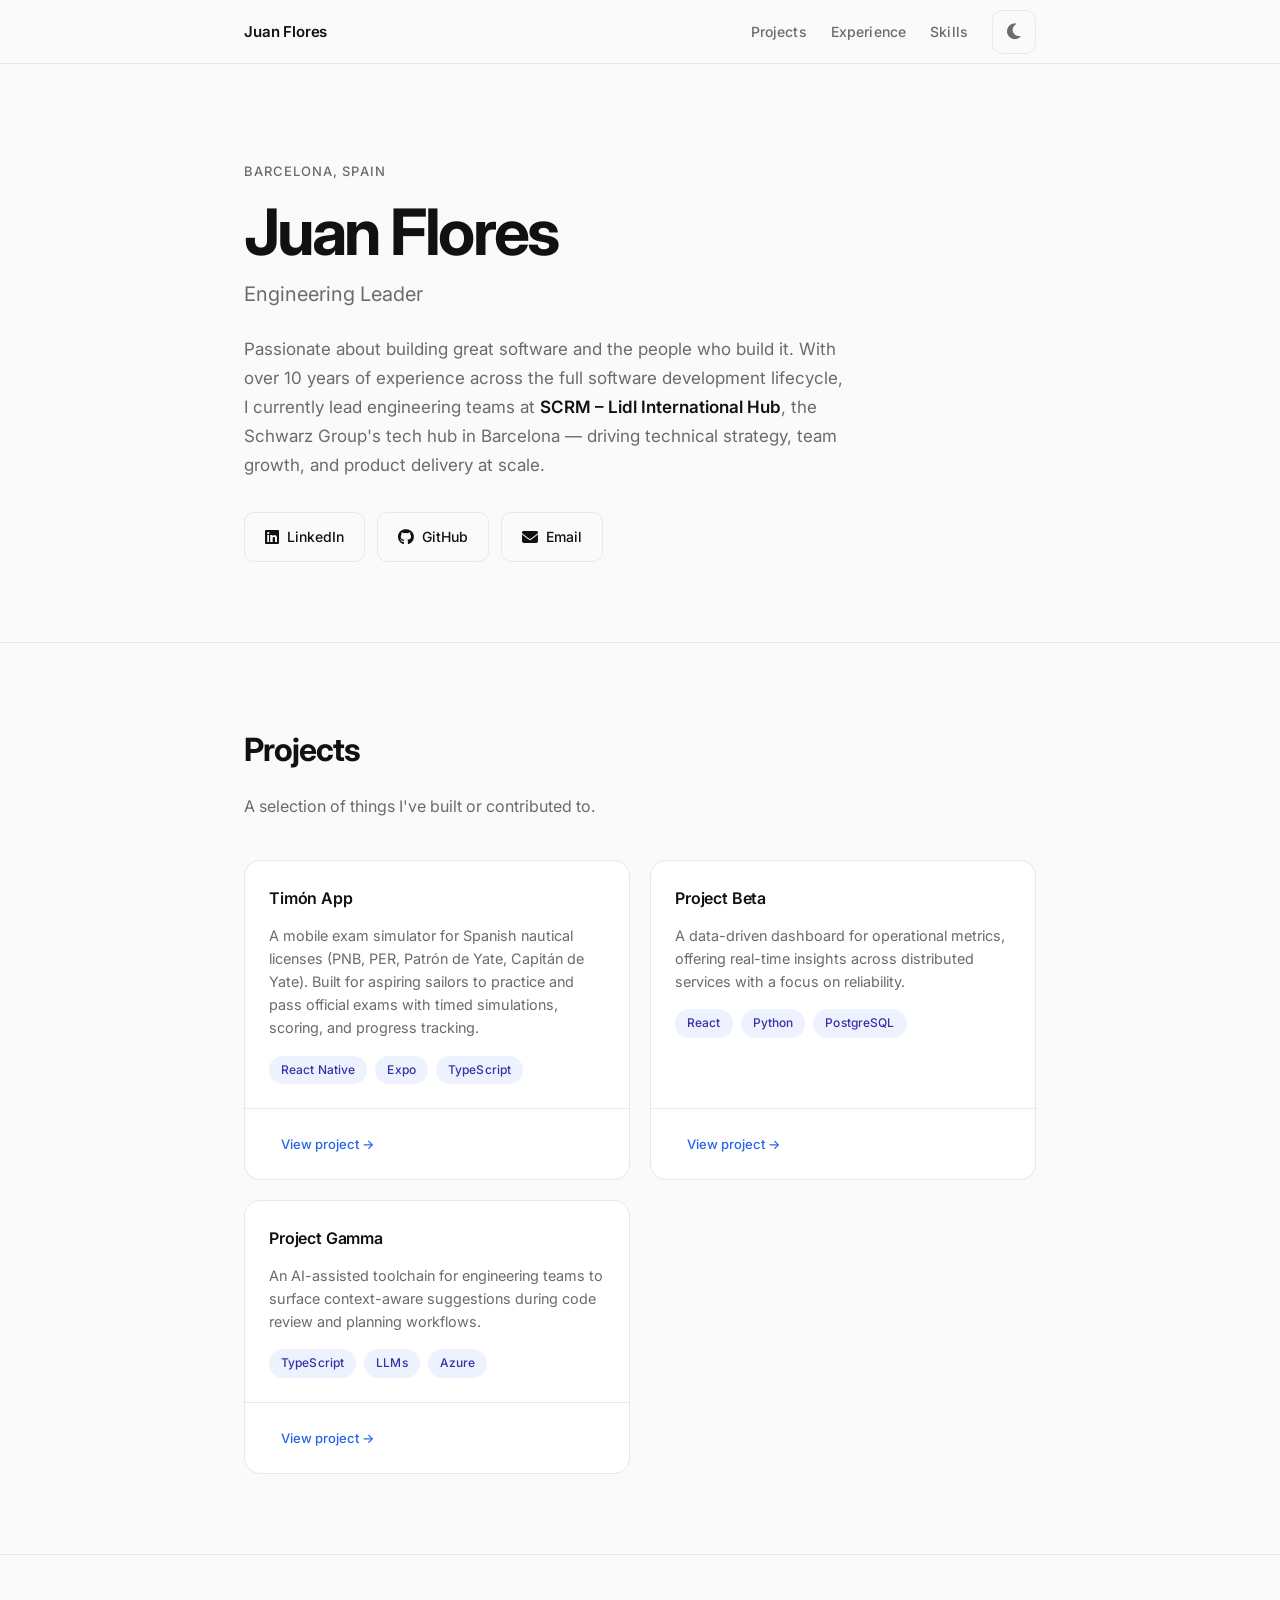
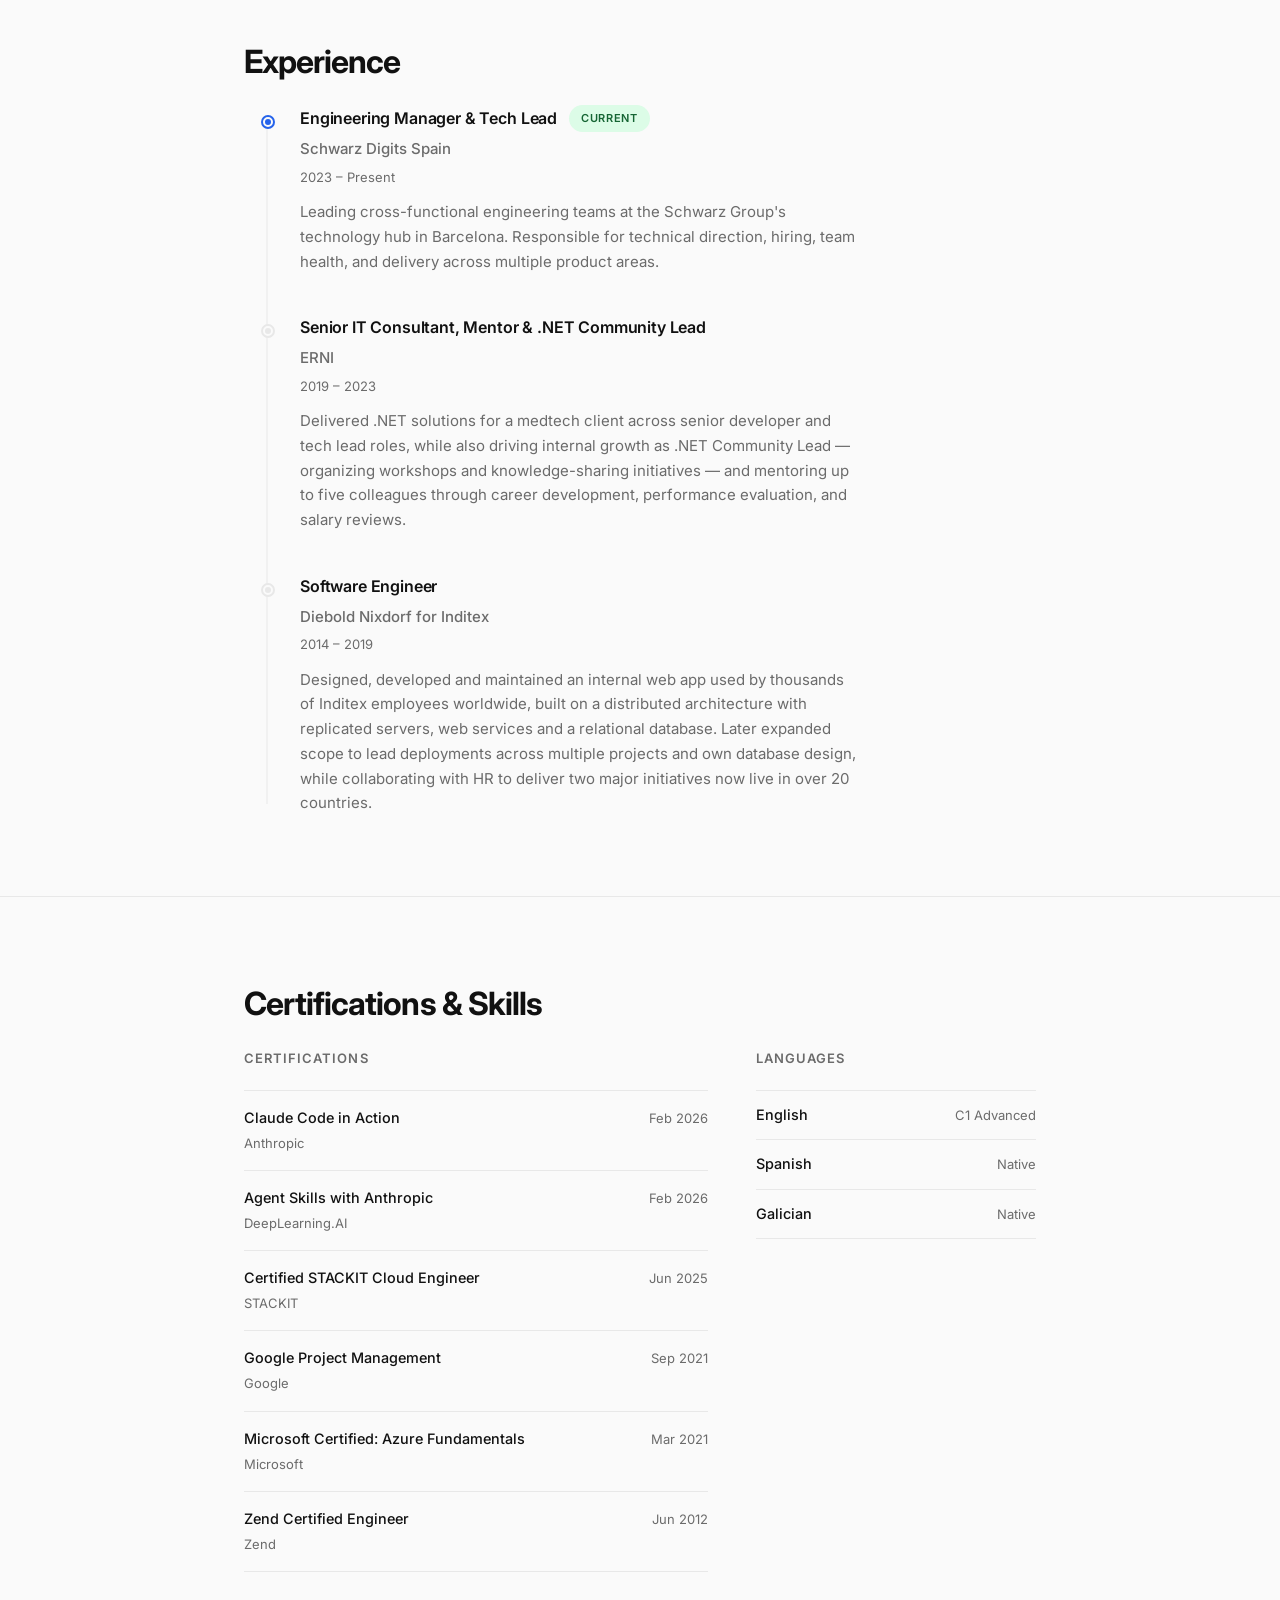
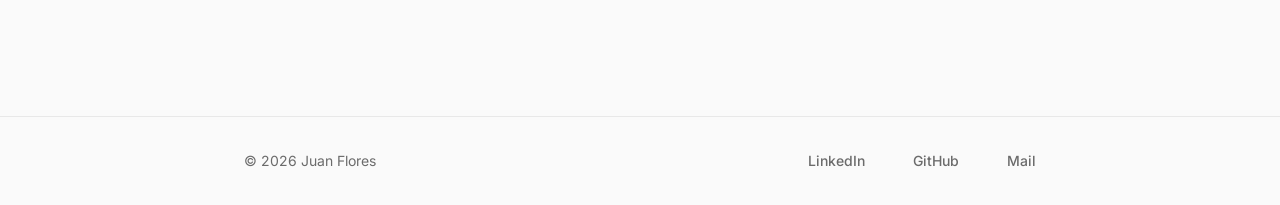
<file: index.html>
<!DOCTYPE html>
<html lang="en">
<head>
  <meta charset="UTF-8" />
  <meta name="viewport" content="width=device-width, initial-scale=1.0" />
  <title>Juan Flores — Engineering Leader</title>
  <meta name="description" content="Juan Flores is an engineering leader based in Barcelona, Spain, with 10+ years of experience in software development. Currently Engineering Manager at SCRM - Lidl International Hub." />

  <!-- Open Graph -->
  <meta property="og:type" content="website" />
  <meta property="og:url" content="https://juanflores.me/" />
  <meta property="og:title" content="Juan Flores — Engineering Leader" />
  <meta property="og:description" content="Engineering leader based in Barcelona, Spain with 10+ years of experience building software and leading teams." />
  <meta property="og:site_name" content="Juan Flores" />

  <!-- Twitter Card -->
  <meta name="twitter:card" content="summary" />
  <meta name="twitter:title" content="Juan Flores — Engineering Leader" />
  <meta name="twitter:description" content="Engineering leader based in Barcelona, Spain with 10+ years of experience building software and leading teams." />

  <!-- Canonical -->
  <link rel="canonical" href="https://juanflores.me/" />

  <!-- Favicon -->
  <link rel="icon" href="favicon.svg" type="image/svg+xml" />

  <!-- Google Font: Inter -->
  <link rel="preconnect" href="https://fonts.googleapis.com" />
  <link rel="preconnect" href="https://fonts.gstatic.com" crossorigin />
  <link href="https://fonts.googleapis.com/css2?family=Inter:wght@400;500;600;700&display=swap" rel="stylesheet" />

  <!-- Font Awesome -->
  <link rel="stylesheet" href="https://cdnjs.cloudflare.com/ajax/libs/font-awesome/6.5.1/css/all.min.css" />

  <link rel="stylesheet" href="style.css" />
</head>
<body>
  <a href="#main-content" class="skip-link">Skip to content</a>

  <!-- ========== NAVIGATION ========== -->
  <header class="site-header" role="banner">
    <nav class="nav container" aria-label="Primary navigation">
      <a href="#hero" class="nav__logo" aria-label="Juan Flores — home">Juan Flores</a>

      <button class="nav__hamburger" aria-label="Open menu" aria-expanded="false" aria-controls="nav-menu">
        <span></span>
        <span></span>
        <span></span>
      </button>

      <ul class="nav__links" id="nav-menu" role="list">
        <li><a href="#projects" class="nav__link">Projects</a></li>
        <li><a href="#experience" class="nav__link">Experience</a></li>
        <li><a href="#certifications" class="nav__link">Skills</a></li>
        <li>
          <button class="theme-toggle" id="theme-toggle" aria-label="Toggle dark mode">
            <i class="icon icon--sun fa-solid fa-sun" aria-hidden="true"></i>
            <i class="icon icon--moon fa-solid fa-moon" aria-hidden="true"></i>
          </button>
        </li>
      </ul>
    </nav>
  </header>

  <main id="main-content">

    <!-- ========== HERO / ABOUT ========== -->
    <section id="hero" class="hero" aria-labelledby="hero-heading">
      <div class="container">
        <div class="hero__content fade-in">
          <p class="hero__eyebrow">Barcelona, Spain</p>
          <h1 id="hero-heading" class="hero__name">Juan Flores</h1>
          <p class="hero__title">Engineering Leader</p>
          <p class="hero__bio">
            Passionate about building great software and the people who build it.
            With over 10 years of experience across the full software development lifecycle,
            I currently lead engineering teams at
            <strong>SCRM&nbsp;&ndash;&nbsp;Lidl International Hub</strong>,
            the Schwarz Group's tech hub in Barcelona &mdash;
            driving technical strategy, team growth, and product delivery at scale.
          </p>
          <ul class="hero__links">
            <li>
              <a href="https://www.linkedin.com/in/jfseoane/" class="btn btn--outline" target="_blank" rel="noopener noreferrer" aria-label="Juan Flores on LinkedIn">
                <i class="fa-brands fa-linkedin" aria-hidden="true"></i>
                LinkedIn
              </a>
            </li>
            <li>
              <a href="https://github.com/juanflu" class="btn btn--outline" target="_blank" rel="noopener noreferrer" aria-label="Juan Flores on GitHub">
                <i class="fa-brands fa-github" aria-hidden="true"></i>
                GitHub
              </a>
            </li>
            <li>
              <a href="mailto:juanflo.dev@gmail.com" class="btn btn--outline" aria-label="Send email to Juan Flores">
                <i class="fa-solid fa-envelope" aria-hidden="true"></i>
                Email
              </a>
            </li>
          </ul>
        </div>
      </div>
    </section>

    <!-- ========== PROJECTS ========== -->
    <section id="projects" class="section" aria-labelledby="projects-heading">
      <div class="container">
        <h2 id="projects-heading" class="section__title fade-in">Projects</h2>
        <p class="section__subtitle fade-in">A selection of things I've built or contributed to.</p>

        <div class="projects-grid">

          <article class="card fade-in" aria-labelledby="project-1-title">
            <div class="card__body">
              <h3 id="project-1-title" class="card__title">Timón App</h3>
              <p class="card__desc">
                A mobile exam simulator for Spanish nautical licenses (PNB, PER, Patrón de Yate, Capitán de Yate). 
                Built for aspiring sailors to practice and pass official exams with timed simulations, scoring, and progress tracking.
              </p>
              <ul class="tags" aria-label="Technologies used">
                <li class="tag">React Native</li>
                <li class="tag">Expo</li>
                <li class="tag">TypeScript</li>
              </ul>
            </div>
            <div class="card__footer">
              <a href="timon-app.html" class="btn btn--sm btn--ghost card__link" aria-label="View Timón App project">View project &rarr;</a>
            </div>
          </article>

          <article class="card fade-in" aria-labelledby="project-2-title">
            <div class="card__body">
              <h3 id="project-2-title" class="card__title">Project Beta</h3>
              <p class="card__desc">
                A data-driven dashboard for operational metrics, offering real-time insights
                across distributed services with a focus on reliability.
              </p>
              <ul class="tags" aria-label="Technologies used">
                <li class="tag">React</li>
                <li class="tag">Python</li>
                <li class="tag">PostgreSQL</li>
              </ul>
            </div>
            <div class="card__footer">
              <a href="#" class="btn btn--sm btn--ghost" aria-label="View Project Beta">View project &rarr;</a>
            </div>
          </article>

          <article class="card fade-in" aria-labelledby="project-3-title">
            <div class="card__body">
              <h3 id="project-3-title" class="card__title">Project Gamma</h3>
              <p class="card__desc">
                An AI-assisted toolchain for engineering teams to surface context-aware
                suggestions during code review and planning workflows.
              </p>
              <ul class="tags" aria-label="Technologies used">
                <li class="tag">TypeScript</li>
                <li class="tag">LLMs</li>
                <li class="tag">Azure</li>
              </ul>
            </div>
            <div class="card__footer">
              <a href="#" class="btn btn--sm btn--ghost" aria-label="View Project Gamma">View project &rarr;</a>
            </div>
          </article>

        </div>
      </div>
    </section>

    <!-- ========== EXPERIENCE ========== -->
    <section id="experience" class="section" aria-labelledby="experience-heading">
      <div class="container">
        <h2 id="experience-heading" class="section__title fade-in">Experience</h2>

        <ol class="timeline" reversed aria-label="Work history">

          <li class="timeline__item fade-in">
            <div class="timeline__marker" aria-hidden="true"></div>
            <div class="timeline__content">
              <div class="timeline__header">
                <h3 class="timeline__role">Engineering Manager &amp; Tech Lead</h3>
                <span class="timeline__badge">Current</span>
              </div>
              <p class="timeline__company">Schwarz Digits Spain</p>
              <time class="timeline__period" datetime="2023">2023 &ndash; Present</time>
              <p class="timeline__desc">
                Leading cross-functional engineering teams at the Schwarz Group's technology hub in Barcelona.
                Responsible for technical direction, hiring, team health, and delivery across multiple product areas.
              </p>
            </div>
          </li>

          <li class="timeline__item fade-in">
            <div class="timeline__marker" aria-hidden="true"></div>
            <div class="timeline__content">
              <div class="timeline__header">
                <h3 class="timeline__role">Senior IT Consultant, Mentor &amp; .NET Community Lead</h3>
              </div>
              <p class="timeline__company">ERNI</p>
              <time class="timeline__period" datetime="2019/2023">2019 &ndash; 2023</time>
              <p class="timeline__desc">
                Delivered .NET solutions for a medtech client across senior developer and tech lead roles, while also driving internal growth as .NET Community Lead — organizing workshops and knowledge-sharing initiatives — and mentoring up to five colleagues through career development, performance evaluation, and salary reviews.
              </p>
            </div>
          </li>

          <li class="timeline__item fade-in">
            <div class="timeline__marker" aria-hidden="true"></div>
            <div class="timeline__content">
              <div class="timeline__header">
                <h3 class="timeline__role">Software Engineer</h3>
              </div>
              <p class="timeline__company">Diebold Nixdorf for Inditex</p>
              <time class="timeline__period" datetime="2014/2019">2014 &ndash; 2019</time>
              <p class="timeline__desc">
                Designed, developed and maintained an internal web app used by thousands of Inditex employees worldwide, built on a distributed architecture with replicated servers, web services and a relational database. 
                Later expanded scope to lead deployments across multiple projects and own database design, while collaborating with HR to deliver two major initiatives now live in over 20 countries.
              </p>
            </div>
          </li>

        </ol>
      </div>
    </section>

    <!-- ========== CERTIFICATIONS / SKILLS ========== -->
    <section id="certifications" class="section" aria-labelledby="certs-heading">
      <div class="container">
        <h2 id="certs-heading" class="section__title fade-in">Certifications &amp; Skills</h2>

        <div class="certs-grid fade-in">
          <div>
            <h3 class="certs__subtitle">Certifications</h3>
            <ul class="certs-list" role="list">
              <li class="cert-item">
                <div class="cert-item__info">
                  <span class="cert-item__name">Claude Code in Action</span>
                  <span class="cert-item__issuer">Anthropic</span>
                </div>
                <time class="cert-item__date">Feb 2026</time>
              </li>
              <li class="cert-item">
                <div class="cert-item__info">
                  <span class="cert-item__name">Agent Skills with Anthropic</span>
                  <span class="cert-item__issuer">DeepLearning.AI</span>
                </div>
                <time class="cert-item__date">Feb 2026</time>
              </li>
              <li class="cert-item">
                <div class="cert-item__info">
                  <span class="cert-item__name">Certified STACKIT Cloud Engineer</span>
                  <span class="cert-item__issuer">STACKIT</span>
                </div>
                <time class="cert-item__date">Jun 2025</time>
              </li>
              <li class="cert-item">
                <div class="cert-item__info">
                  <span class="cert-item__name">Google Project Management</span>
                  <span class="cert-item__issuer">Google</span>
                </div>
                <time class="cert-item__date">Sep 2021</time>
              </li>
              <li class="cert-item">
                <div class="cert-item__info">
                  <span class="cert-item__name">Microsoft Certified: Azure Fundamentals</span>
                  <span class="cert-item__issuer">Microsoft</span>
                </div>
                <time class="cert-item__date">Mar 2021</time>
              </li>
              <li class="cert-item">
                <div class="cert-item__info">
                  <span class="cert-item__name">Zend Certified Engineer</span>
                  <span class="cert-item__issuer">Zend</span>
                </div>
                <time class="cert-item__date">Jun 2012</time>
              </li>
            </ul>
          </div>

          <div>
            <h3 class="certs__subtitle">Languages</h3>
            <ul class="lang-list" role="list">
              <li class="lang-item">
                <span class="lang-item__name">English</span>
                <span class="lang-item__level">C1 Advanced</span>
              </li>
              <li class="lang-item">
                <span class="lang-item__name">Spanish</span>
                <span class="lang-item__level">Native</span>
              </li>
              <li class="lang-item">
                <span class="lang-item__name">Galician</span>
                <span class="lang-item__level">Native</span>
              </li>
            </ul>
          </div>
        </div>

      </div>
    </section>

  </main>

  <!-- ========== FOOTER ========== -->
  <footer class="site-footer" role="contentinfo">
    <div class="container footer__inner">
      <p class="footer__copy">&copy; <span id="year"></span> Juan Flores</p>
      <nav class="footer__links" aria-label="Social links">
        <a href="https://www.linkedin.com/in/jfseoane/" class="footer__link" target="_blank" rel="noopener noreferrer" aria-label="Juan Flores on LinkedIn">LinkedIn</a>
        <a href="https://github.com/juanflu" class="footer__link" target="_blank" rel="noopener noreferrer" aria-label="Juan Flores on GitHub">GitHub</a>
        <a href="mailto:juanflo.dev@gmail.com" class="footer__link" aria-label="Send email to Juan Flores">Mail</a>
      </nav>
    </div>
  </footer>

  <script src="script.js"></script>
</body>
</html>
</file>
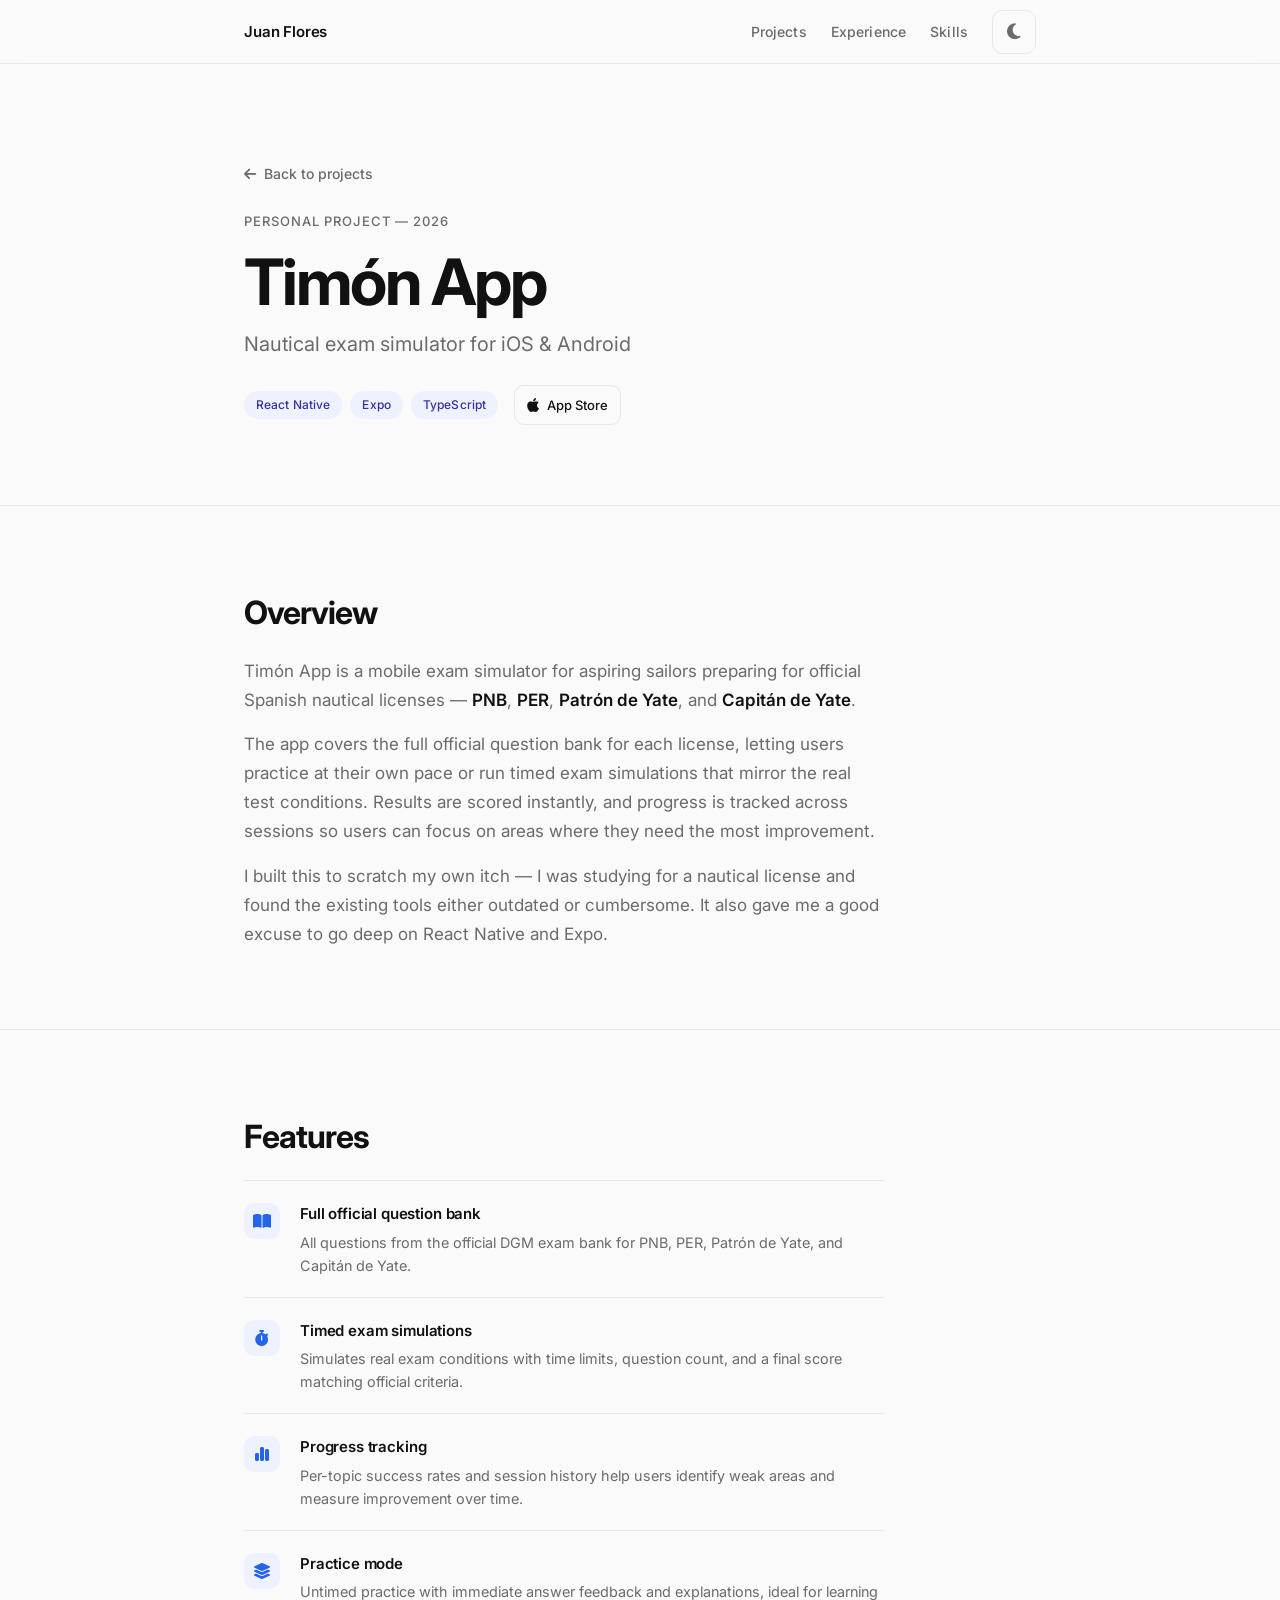
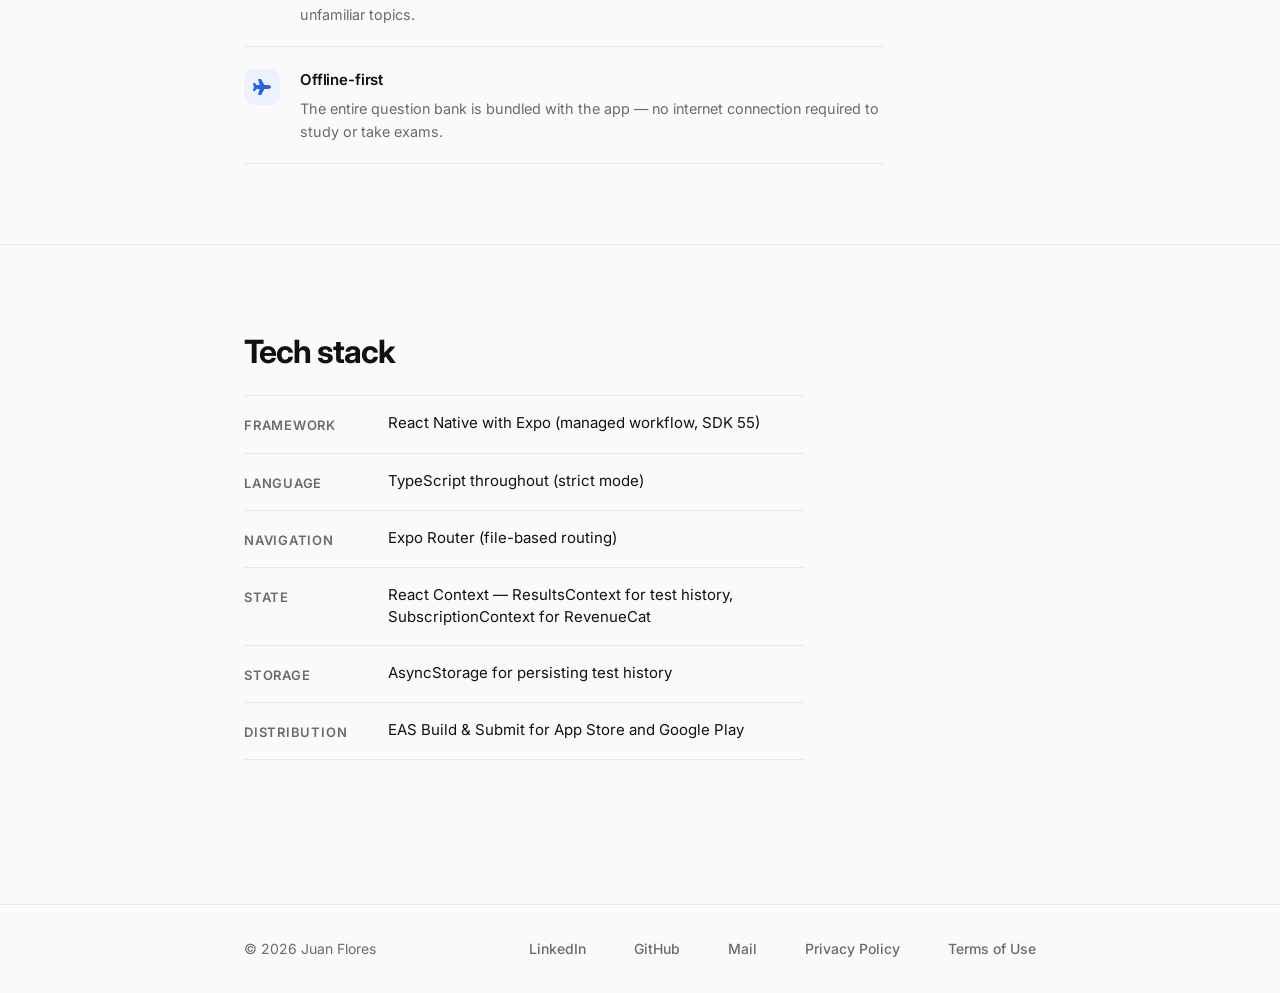
<file: timon-app.html>
<!DOCTYPE html>
<html lang="en">

<head>
  <meta charset="UTF-8" />
  <meta name="viewport" content="width=device-width, initial-scale=1.0" />
  <title>Timón App — Juan Flores</title>
  <meta name="description"
    content="Timón App is a mobile exam simulator for Spanish nautical licenses — PNB, PER, Patrón de Yate, Capitán de Yate." />

  <!-- Open Graph -->
  <meta property="og:type" content="article" />
  <meta property="og:title" content="Timón App — Juan Flores" />
  <meta property="og:description"
    content="A mobile exam simulator for Spanish nautical licenses, built with React Native and Expo." />
  <meta property="og:site_name" content="Juan Flores" />

  <!-- Favicon -->
  <link rel="icon" href="favicon.svg" type="image/svg+xml" />

  <!-- Google Font: Inter -->
  <link rel="preconnect" href="https://fonts.googleapis.com" />
  <link rel="preconnect" href="https://fonts.gstatic.com" crossorigin />
  <link href="https://fonts.googleapis.com/css2?family=Inter:wght@400;500;600;700&display=swap" rel="stylesheet" />

  <!-- Font Awesome -->
  <link rel="stylesheet" href="https://cdnjs.cloudflare.com/ajax/libs/font-awesome/6.5.1/css/all.min.css" />
  <link rel="stylesheet" href="style.css" />
</head>

<body>
  <a href="#main-content" class="skip-link">Skip to content</a>

  <!-- ========== NAVIGATION ========== -->
  <header class="site-header" role="banner">
    <nav class="nav container" aria-label="Primary navigation">
      <a href="index.html" class="nav__logo" aria-label="Juan Flores — home">Juan Flores</a>

      <button class="nav__hamburger" aria-label="Open menu" aria-expanded="false" aria-controls="nav-menu">
        <span></span>
        <span></span>
        <span></span>
      </button>

      <ul class="nav__links" id="nav-menu" role="list">
        <li><a href="index.html#projects" class="nav__link">Projects</a></li>
        <li><a href="index.html#experience" class="nav__link">Experience</a></li>
        <li><a href="index.html#certifications" class="nav__link">Skills</a></li>
        <li>
          <button class="theme-toggle" id="theme-toggle" aria-label="Toggle dark mode">
            <i class="icon icon--sun fa-solid fa-sun" aria-hidden="true"></i>
            <i class="icon icon--moon fa-solid fa-moon" aria-hidden="true"></i>
          </button>
        </li>
      </ul>
    </nav>
  </header>

  <main id="main-content">

    <!-- ========== PROJECT HERO ========== -->
    <section class="hero" aria-labelledby="project-heading">
      <div class="container">
        <div class="hero__content fade-in">
          <a href="index.html#projects" class="project__back" aria-label="Back to projects">
            <i class="fa-solid fa-arrow-left" aria-hidden="true"></i>
            Back to projects
          </a>
          <p class="hero__eyebrow">Personal project &mdash; 2026</p>
          <h1 id="project-heading" class="hero__name">Timón App</h1>
          <p class="hero__title">Nautical exam simulator for iOS &amp; Android</p>
          <div class="hero__meta">
            <ul class="tags hero__tags" aria-label="Technologies used">
              <li class="tag">React Native</li>
              <li class="tag">Expo</li>
              <li class="tag">TypeScript</li>
            </ul>
            <a href="https://apps.apple.com/es/app/tim%C3%B3n/id6759861358" class="btn btn--outline btn--sm" target="_blank" rel="noopener noreferrer" aria-label="Download Timón on the App Store">
              <i class="fa-brands fa-apple" aria-hidden="true"></i>
              App Store
            </a>
          </div>
        </div>
      </div>
    </section>

    <!-- ========== OVERVIEW ========== -->
    <section class="section" aria-labelledby="overview-heading">
      <div class="container">
        <h2 id="overview-heading" class="section__title fade-in">Overview</h2>
        <div class="project__prose fade-in">
          <p>
            Timón App is a mobile exam simulator for aspiring sailors preparing for official Spanish nautical licenses —
            <strong>PNB</strong>, <strong>PER</strong>, <strong>Patrón de Yate</strong>, and <strong>Capitán de
              Yate</strong>.
          </p>
          <p>
            The app covers the full official question bank for each license, letting users practice at their own pace
            or run timed exam simulations that mirror the real test conditions. Results are scored instantly, and
            progress is tracked across sessions so users can focus on areas where they need the most improvement.
          </p>
          <p>
            I built this to scratch my own itch — I was studying for a nautical license and found the existing
            tools either outdated or cumbersome. It also gave me a good excuse to go deep on React Native and Expo.
          </p>
        </div>
      </div>
    </section>

    <!-- ========== FEATURES ========== -->
    <section class="section" aria-labelledby="features-heading">
      <div class="container">
        <h2 id="features-heading" class="section__title fade-in">Features</h2>
        <ul class="project__features fade-in" aria-label="Key features">
          <li class="project__feature">
            <span class="project__feature-icon" aria-hidden="true"><i class="fa-solid fa-book-open"></i></span>
            <div>
              <strong>Full official question bank</strong>
              <p>All questions from the official DGM exam bank for PNB, PER, Patrón de Yate, and Capitán de Yate.</p>
            </div>
          </li>
          <li class="project__feature">
            <span class="project__feature-icon" aria-hidden="true"><i class="fa-solid fa-stopwatch"></i></span>
            <div>
              <strong>Timed exam simulations</strong>
              <p>Simulates real exam conditions with time limits, question count, and a final score matching official
                criteria.</p>
            </div>
          </li>
          <li class="project__feature">
            <span class="project__feature-icon" aria-hidden="true"><i class="fa-solid fa-chart-simple"></i></span>
            <div>
              <strong>Progress tracking</strong>
              <p>Per-topic success rates and session history help users identify weak areas and measure improvement over
                time.</p>
            </div>
          </li>
          <li class="project__feature">
            <span class="project__feature-icon" aria-hidden="true"><i class="fa-solid fa-layer-group"></i></span>
            <div>
              <strong>Practice mode</strong>
              <p>Untimed practice with immediate answer feedback and explanations, ideal for learning unfamiliar topics.
              </p>
            </div>
          </li>
          <li class="project__feature">
            <span class="project__feature-icon" aria-hidden="true"><i class="fa-solid fa-plane"></i></span>
            <div>
              <strong>Offline-first</strong>
              <p>The entire question bank is bundled with the app — no internet connection required to study or take
                exams.</p>
            </div>
          </li>
        </ul>
      </div>
    </section>

    <!-- ========== TECH STACK ========== -->
    <section class="section" aria-labelledby="tech-heading">
      <div class="container">
        <h2 id="tech-heading" class="section__title fade-in">Tech stack</h2>
        <dl class="project__stack fade-in">
          <div class="project__stack-row">
            <dt>Framework</dt>
            <dd>React Native with Expo (managed workflow, SDK 55)</dd>
          </div>
          <div class="project__stack-row">
            <dt>Language</dt>
            <dd>TypeScript throughout (strict mode)</dd>
          </div>
          <div class="project__stack-row">
            <dt>Navigation</dt>
            <dd>Expo Router (file-based routing)</dd>
          </div>
          <div class="project__stack-row">
            <dt>State</dt>
            <dd>React Context — ResultsContext for test history, SubscriptionContext for RevenueCat</dd>
          </div>
          <div class="project__stack-row">
            <dt>Storage</dt>
            <dd>AsyncStorage for persisting test history</dd>
          </div>
          <div class="project__stack-row">
            <dt>Distribution</dt>
            <dd>EAS Build &amp; Submit for App Store and Google Play</dd>
          </div>
        </dl>
      </div>
    </section>

  </main>

  <!-- ========== FOOTER ========== -->
  <footer class="site-footer" role="contentinfo">
    <div class="container footer__inner">
      <p class="footer__copy">&copy; <span id="year"></span> Juan Flores</p>
      <nav class="footer__links" aria-label="Social links">
        <a href="https://www.linkedin.com/in/jfseoane/" class="footer__link" target="_blank" rel="noopener noreferrer"
          aria-label="Juan Flores on LinkedIn">LinkedIn</a>
        <a href="https://github.com/juanflu" class="footer__link" target="_blank" rel="noopener noreferrer"
          aria-label="Juan Flores on GitHub">GitHub</a>
        <a href="mailto:juanflo.dev@gmail.com" class="footer__link" aria-label="Send email to Juan Flores">Mail</a>
        <a href="timon-privacy-policy.html" class="footer__link">Privacy Policy</a>
        <a href="timon-terms.html" class="footer__link">Terms of Use</a>
      </nav>
    </div>
  </footer>

  <script src="script.js"></script>
</body>

</html>
</file>
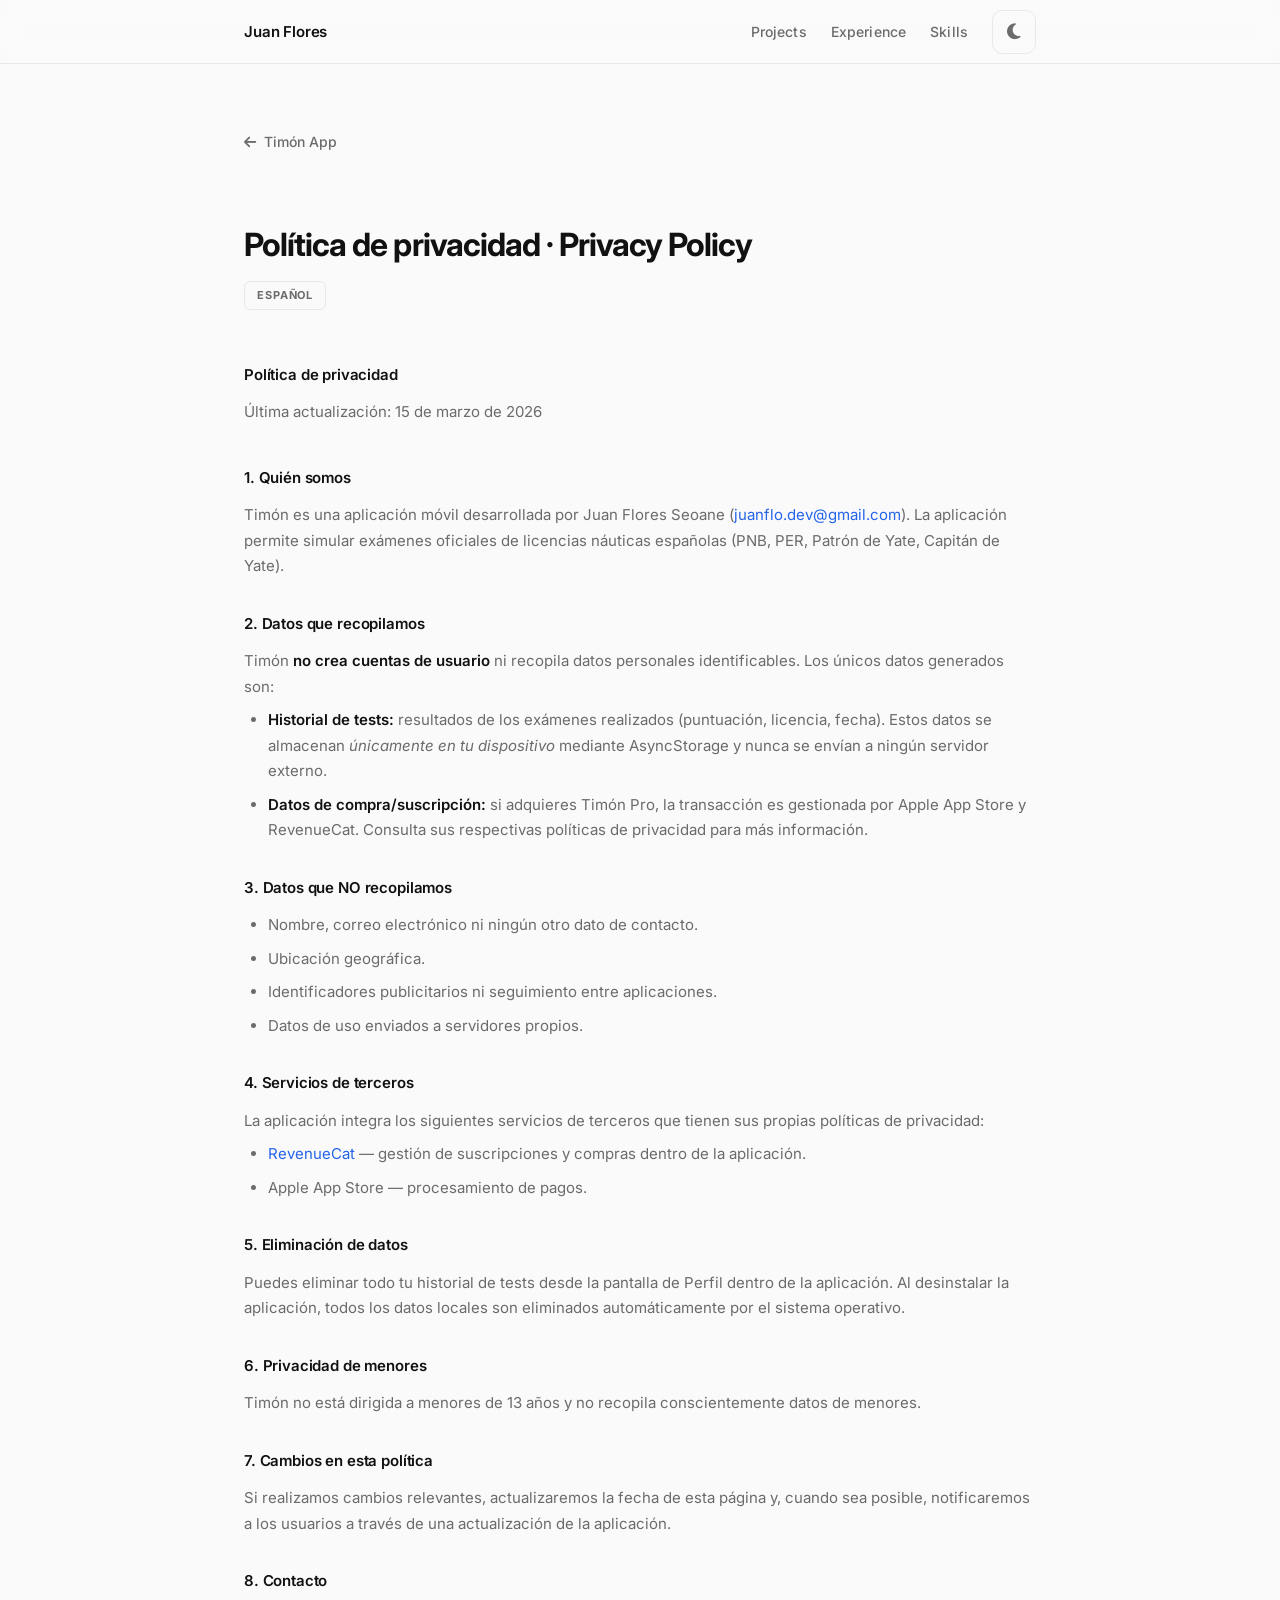
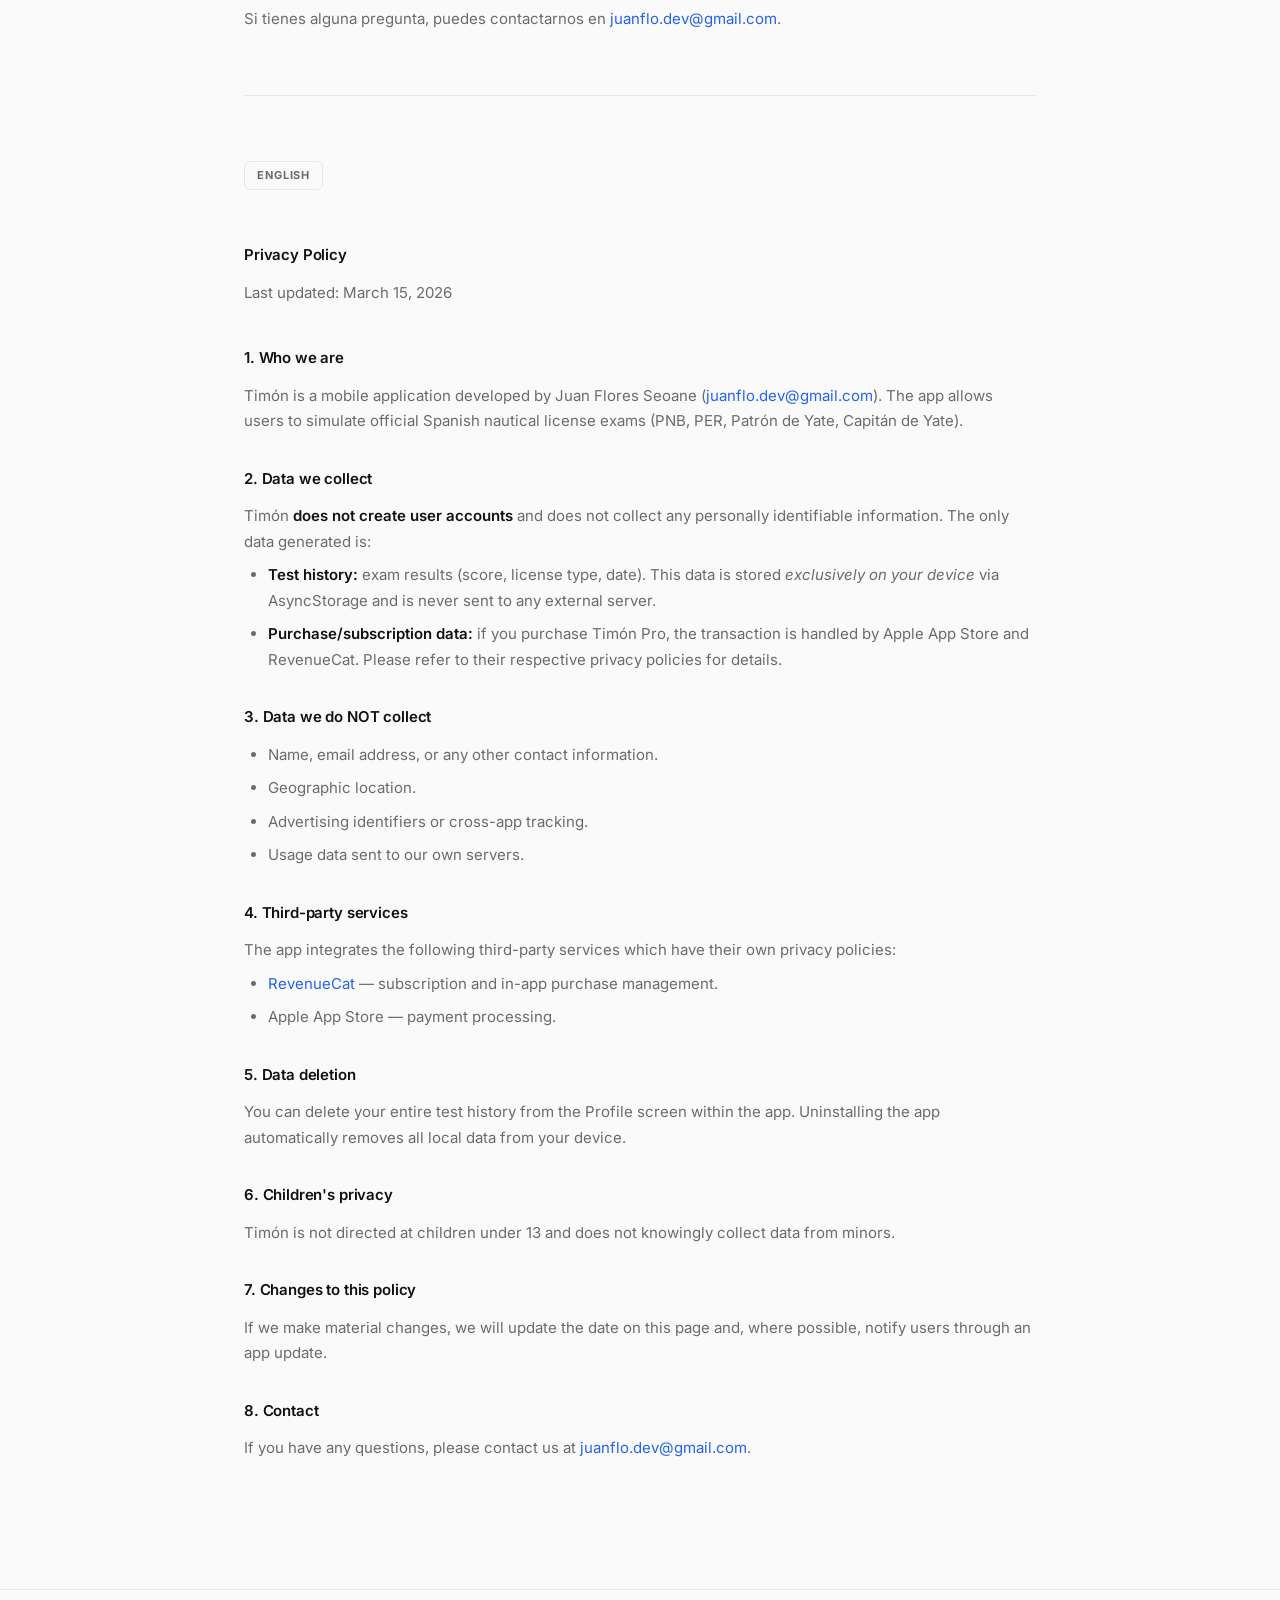
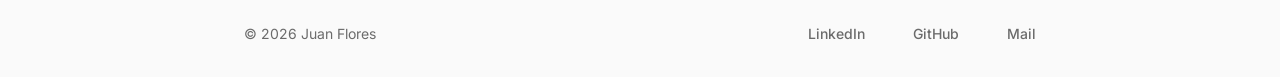
<file: timon-privacy-policy.html>
<!DOCTYPE html>
<html lang="es">

<head>
  <meta charset="UTF-8" />
  <meta name="viewport" content="width=device-width, initial-scale=1.0" />
  <title>Política de privacidad · Privacy Policy — Timón</title>

  <!-- Favicon -->
  <link rel="icon" href="favicon.svg" type="image/svg+xml" />

  <!-- Google Font: Inter -->
  <link rel="preconnect" href="https://fonts.googleapis.com" />
  <link rel="preconnect" href="https://fonts.gstatic.com" crossorigin />
  <link href="https://fonts.googleapis.com/css2?family=Inter:wght@400;500;600;700&display=swap" rel="stylesheet" />

  <!-- Font Awesome -->
  <link rel="stylesheet" href="https://cdnjs.cloudflare.com/ajax/libs/font-awesome/6.5.1/css/all.min.css" />
  <link rel="stylesheet" href="style.css" />
</head>

<body>
  <a href="#main-content" class="skip-link">Skip to content</a>

  <!-- ========== NAVIGATION ========== -->
  <header class="site-header" role="banner">
    <nav class="nav container" aria-label="Primary navigation">
      <a href="index.html" class="nav__logo" aria-label="Juan Flores — home">Juan Flores</a>

      <button class="nav__hamburger" aria-label="Open menu" aria-expanded="false" aria-controls="nav-menu">
        <span></span>
        <span></span>
        <span></span>
      </button>

      <ul class="nav__links" id="nav-menu" role="list">
        <li><a href="index.html#projects" class="nav__link">Projects</a></li>
        <li><a href="index.html#experience" class="nav__link">Experience</a></li>
        <li><a href="index.html#certifications" class="nav__link">Skills</a></li>
        <li>
          <button class="theme-toggle" id="theme-toggle" aria-label="Toggle dark mode">
            <i class="icon icon--sun fa-solid fa-sun" aria-hidden="true"></i>
            <i class="icon icon--moon fa-solid fa-moon" aria-hidden="true"></i>
          </button>
        </li>
      </ul>
    </nav>
  </header>

  <main id="main-content">
    <section class="legal-section">
      <div class="container">

        <div class="legal-back">
          <a href="timon-app.html" class="project__back" aria-label="Back to Timón App">
            <i class="fa-solid fa-arrow-left" aria-hidden="true"></i>
            Timón App
          </a>
        </div>

        <h1 class="legal-title">Política de privacidad &middot; Privacy Policy</h1>

        <div class="legal-body">

          <!-- SPANISH -->
          <div class="legal-lang">Español</div>
          <h2 class="legal-title">Política de privacidad</h2>
          <p class="legal-meta">Última actualización: 15 de marzo de 2026</p>

          <h3>1. Quién somos</h3>
          <p>
            Timón es una aplicación móvil desarrollada por Juan Flores Seoane
            (<a href="mailto:juanflo.dev@gmail.com">juanflo.dev@gmail.com</a>).
            La aplicación permite simular exámenes oficiales de licencias náuticas españolas
            (PNB, PER, Patrón de Yate, Capitán de Yate).
          </p>

          <h3>2. Datos que recopilamos</h3>
          <p>Timón <strong>no crea cuentas de usuario</strong> ni recopila datos personales identificables.
             Los únicos datos generados son:</p>
          <ul>
            <li><strong>Historial de tests:</strong> resultados de los exámenes realizados (puntuación, licencia, fecha).
                Estos datos se almacenan <em>únicamente en tu dispositivo</em> mediante AsyncStorage y
                nunca se envían a ningún servidor externo.</li>
            <li><strong>Datos de compra/suscripción:</strong> si adquieres Timón Pro, la transacción es gestionada
                por Apple App Store y RevenueCat. Consulta sus respectivas políticas de privacidad para más información.</li>
          </ul>

          <h3>3. Datos que NO recopilamos</h3>
          <ul>
            <li>Nombre, correo electrónico ni ningún otro dato de contacto.</li>
            <li>Ubicación geográfica.</li>
            <li>Identificadores publicitarios ni seguimiento entre aplicaciones.</li>
            <li>Datos de uso enviados a servidores propios.</li>
          </ul>

          <h3>4. Servicios de terceros</h3>
          <p>La aplicación integra los siguientes servicios de terceros que tienen sus propias políticas de privacidad:</p>
          <ul>
            <li><a href="https://www.revenuecat.com/privacy" target="_blank" rel="noopener noreferrer">RevenueCat</a> — gestión de suscripciones y compras dentro de la aplicación.</li>
            <li>Apple App Store — procesamiento de pagos.</li>
          </ul>

          <h3>5. Eliminación de datos</h3>
          <p>
            Puedes eliminar todo tu historial de tests desde la pantalla de Perfil dentro de la aplicación.
            Al desinstalar la aplicación, todos los datos locales son eliminados automáticamente por el sistema operativo.
          </p>

          <h3>6. Privacidad de menores</h3>
          <p>
            Timón no está dirigida a menores de 13 años y no recopila conscientemente datos de menores.
          </p>

          <h3>7. Cambios en esta política</h3>
          <p>
            Si realizamos cambios relevantes, actualizaremos la fecha de esta página y, cuando sea posible,
            notificaremos a los usuarios a través de una actualización de la aplicación.
          </p>

          <h3>8. Contacto</h3>
          <p>
            Si tienes alguna pregunta, puedes contactarnos en
            <a href="mailto:juanflo.dev@gmail.com">juanflo.dev@gmail.com</a>.
          </p>

          <hr class="legal-divider" />

          <!-- ENGLISH -->
          <div class="legal-lang">English</div>
          <h2 class="legal-title">Privacy Policy</h2>
          <p class="legal-meta">Last updated: March 15, 2026</p>

          <h3>1. Who we are</h3>
          <p>
            Timón is a mobile application developed by Juan Flores Seoane
            (<a href="mailto:juanflo.dev@gmail.com">juanflo.dev@gmail.com</a>).
            The app allows users to simulate official Spanish nautical license exams
            (PNB, PER, Patrón de Yate, Capitán de Yate).
          </p>

          <h3>2. Data we collect</h3>
          <p>Timón <strong>does not create user accounts</strong> and does not collect any personally identifiable information.
             The only data generated is:</p>
          <ul>
            <li><strong>Test history:</strong> exam results (score, license type, date).
                This data is stored <em>exclusively on your device</em> via AsyncStorage and
                is never sent to any external server.</li>
            <li><strong>Purchase/subscription data:</strong> if you purchase Timón Pro, the transaction is handled
                by Apple App Store and RevenueCat. Please refer to their respective privacy policies for details.</li>
          </ul>

          <h3>3. Data we do NOT collect</h3>
          <ul>
            <li>Name, email address, or any other contact information.</li>
            <li>Geographic location.</li>
            <li>Advertising identifiers or cross-app tracking.</li>
            <li>Usage data sent to our own servers.</li>
          </ul>

          <h3>4. Third-party services</h3>
          <p>The app integrates the following third-party services which have their own privacy policies:</p>
          <ul>
            <li><a href="https://www.revenuecat.com/privacy" target="_blank" rel="noopener noreferrer">RevenueCat</a> — subscription and in-app purchase management.</li>
            <li>Apple App Store — payment processing.</li>
          </ul>

          <h3>5. Data deletion</h3>
          <p>
            You can delete your entire test history from the Profile screen within the app.
            Uninstalling the app automatically removes all local data from your device.
          </p>

          <h3>6. Children's privacy</h3>
          <p>
            Timón is not directed at children under 13 and does not knowingly collect data from minors.
          </p>

          <h3>7. Changes to this policy</h3>
          <p>
            If we make material changes, we will update the date on this page and, where possible,
            notify users through an app update.
          </p>

          <h3>8. Contact</h3>
          <p>
            If you have any questions, please contact us at
            <a href="mailto:juanflo.dev@gmail.com">juanflo.dev@gmail.com</a>.
          </p>

        </div>
      </div>
    </section>
  </main>

  <!-- ========== FOOTER ========== -->
  <footer class="site-footer" role="contentinfo">
    <div class="container footer__inner">
      <p class="footer__copy">&copy; <span id="year"></span> Juan Flores</p>
      <nav class="footer__links" aria-label="Social links">
        <a href="https://www.linkedin.com/in/jfseoane/" class="footer__link" target="_blank" rel="noopener noreferrer"
          aria-label="Juan Flores on LinkedIn">LinkedIn</a>
        <a href="https://github.com/juanflu" class="footer__link" target="_blank" rel="noopener noreferrer"
          aria-label="Juan Flores on GitHub">GitHub</a>
        <a href="mailto:juanflo.dev@gmail.com" class="footer__link" aria-label="Send email to Juan Flores">Mail</a>
      </nav>
    </div>
  </footer>

  <script src="script.js"></script>
</body>

</html>
</file>
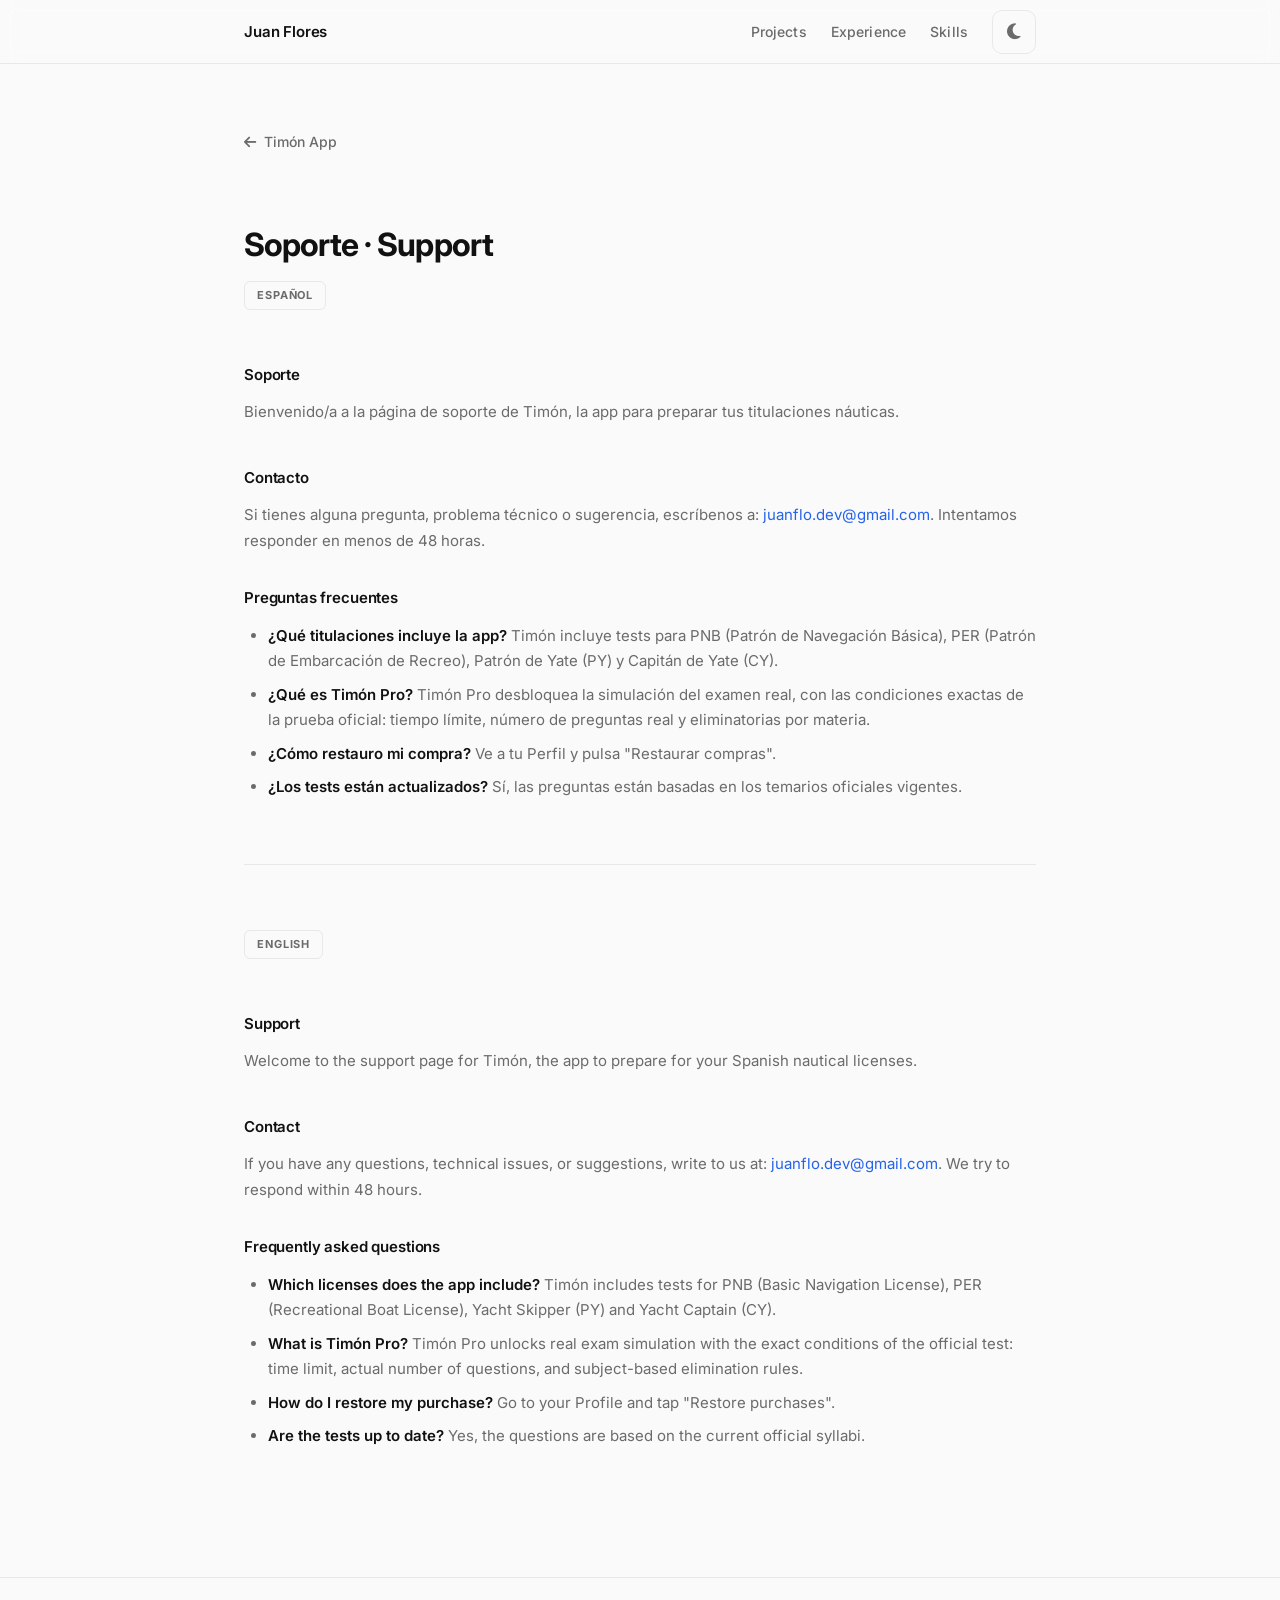
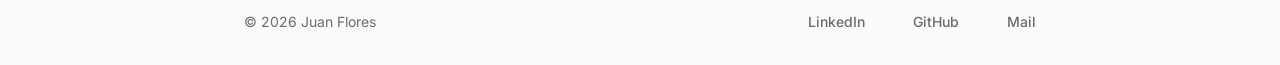
<file: timon-support.html>
<!DOCTYPE html>
<html lang="es">

<head>
  <meta charset="UTF-8" />
  <meta name="viewport" content="width=device-width, initial-scale=1.0" />
  <title>Soporte · Support — Timón</title>

  <!-- Favicon -->
  <link rel="icon" href="favicon.svg" type="image/svg+xml" />

  <!-- Google Font: Inter -->
  <link rel="preconnect" href="https://fonts.googleapis.com" />
  <link rel="preconnect" href="https://fonts.gstatic.com" crossorigin />
  <link href="https://fonts.googleapis.com/css2?family=Inter:wght@400;500;600;700&display=swap" rel="stylesheet" />

  <!-- Font Awesome -->
  <link rel="stylesheet" href="https://cdnjs.cloudflare.com/ajax/libs/font-awesome/6.5.1/css/all.min.css" />
  <link rel="stylesheet" href="style.css" />
</head>

<body>
  <a href="#main-content" class="skip-link">Skip to content</a>

  <!-- ========== NAVIGATION ========== -->
  <header class="site-header" role="banner">
    <nav class="nav container" aria-label="Primary navigation">
      <a href="index.html" class="nav__logo" aria-label="Juan Flores — home">Juan Flores</a>

      <button class="nav__hamburger" aria-label="Open menu" aria-expanded="false" aria-controls="nav-menu">
        <span></span>
        <span></span>
        <span></span>
      </button>

      <ul class="nav__links" id="nav-menu" role="list">
        <li><a href="index.html#projects" class="nav__link">Projects</a></li>
        <li><a href="index.html#experience" class="nav__link">Experience</a></li>
        <li><a href="index.html#certifications" class="nav__link">Skills</a></li>
        <li>
          <button class="theme-toggle" id="theme-toggle" aria-label="Toggle dark mode">
            <i class="icon icon--sun fa-solid fa-sun" aria-hidden="true"></i>
            <i class="icon icon--moon fa-solid fa-moon" aria-hidden="true"></i>
          </button>
        </li>
      </ul>
    </nav>
  </header>

  <main id="main-content">
    <section class="legal-section">
      <div class="container">

        <div class="legal-back">
          <a href="timon-app.html" class="project__back" aria-label="Back to Timón App">
            <i class="fa-solid fa-arrow-left" aria-hidden="true"></i>
            Timón App
          </a>
        </div>

        <h1 class="legal-title">Soporte &middot; Support</h1>

        <div class="legal-body">

          <!-- SPANISH -->
          <div class="legal-lang">Español</div>
          <h2 class="legal-title">Soporte</h2>
          <p class="legal-meta">Bienvenido/a a la página de soporte de Timón, la app para preparar tus titulaciones náuticas.</p>

          <h3>Contacto</h3>
          <p>
            Si tienes alguna pregunta, problema técnico o sugerencia, escríbenos a:
            <a href="mailto:juanflo.dev@gmail.com">juanflo.dev@gmail.com</a>.
            Intentamos responder en menos de 48 horas.
          </p>

          <h3>Preguntas frecuentes</h3>
          <ul>
            <li><strong>¿Qué titulaciones incluye la app?</strong>
              Timón incluye tests para PNB (Patrón de Navegación Básica), PER (Patrón de Embarcación de Recreo),
              Patrón de Yate (PY) y Capitán de Yate (CY).</li>
            <li><strong>¿Qué es Timón Pro?</strong>
              Timón Pro desbloquea la simulación del examen real, con las condiciones exactas de la prueba oficial:
              tiempo límite, número de preguntas real y eliminatorias por materia.</li>
            <li><strong>¿Cómo restauro mi compra?</strong>
              Ve a tu Perfil y pulsa "Restaurar compras".</li>
            <li><strong>¿Los tests están actualizados?</strong>
              Sí, las preguntas están basadas en los temarios oficiales vigentes.</li>
          </ul>

          <hr class="legal-divider" />

          <!-- ENGLISH -->
          <div class="legal-lang">English</div>
          <h2 class="legal-title">Support</h2>
          <p class="legal-meta">Welcome to the support page for Timón, the app to prepare for your Spanish nautical licenses.</p>

          <h3>Contact</h3>
          <p>
            If you have any questions, technical issues, or suggestions, write to us at:
            <a href="mailto:juanflo.dev@gmail.com">juanflo.dev@gmail.com</a>.
            We try to respond within 48 hours.
          </p>

          <h3>Frequently asked questions</h3>
          <ul>
            <li><strong>Which licenses does the app include?</strong>
              Timón includes tests for PNB (Basic Navigation License), PER (Recreational Boat License),
              Yacht Skipper (PY) and Yacht Captain (CY).</li>
            <li><strong>What is Timón Pro?</strong>
              Timón Pro unlocks real exam simulation with the exact conditions of the official test:
              time limit, actual number of questions, and subject-based elimination rules.</li>
            <li><strong>How do I restore my purchase?</strong>
              Go to your Profile and tap "Restore purchases".</li>
            <li><strong>Are the tests up to date?</strong>
              Yes, the questions are based on the current official syllabi.</li>
          </ul>

        </div>
      </div>
    </section>
  </main>

  <!-- ========== FOOTER ========== -->
  <footer class="site-footer" role="contentinfo">
    <div class="container footer__inner">
      <p class="footer__copy">&copy; <span id="year"></span> Juan Flores</p>
      <nav class="footer__links" aria-label="Social links">
        <a href="https://www.linkedin.com/in/jfseoane/" class="footer__link" target="_blank" rel="noopener noreferrer"
          aria-label="Juan Flores on LinkedIn">LinkedIn</a>
        <a href="https://github.com/juanflu" class="footer__link" target="_blank" rel="noopener noreferrer"
          aria-label="Juan Flores on GitHub">GitHub</a>
        <a href="mailto:juanflo.dev@gmail.com" class="footer__link" aria-label="Send email to Juan Flores">Mail</a>
      </nav>
    </div>
  </footer>

  <script src="script.js"></script>
</body>

</html>
</file>
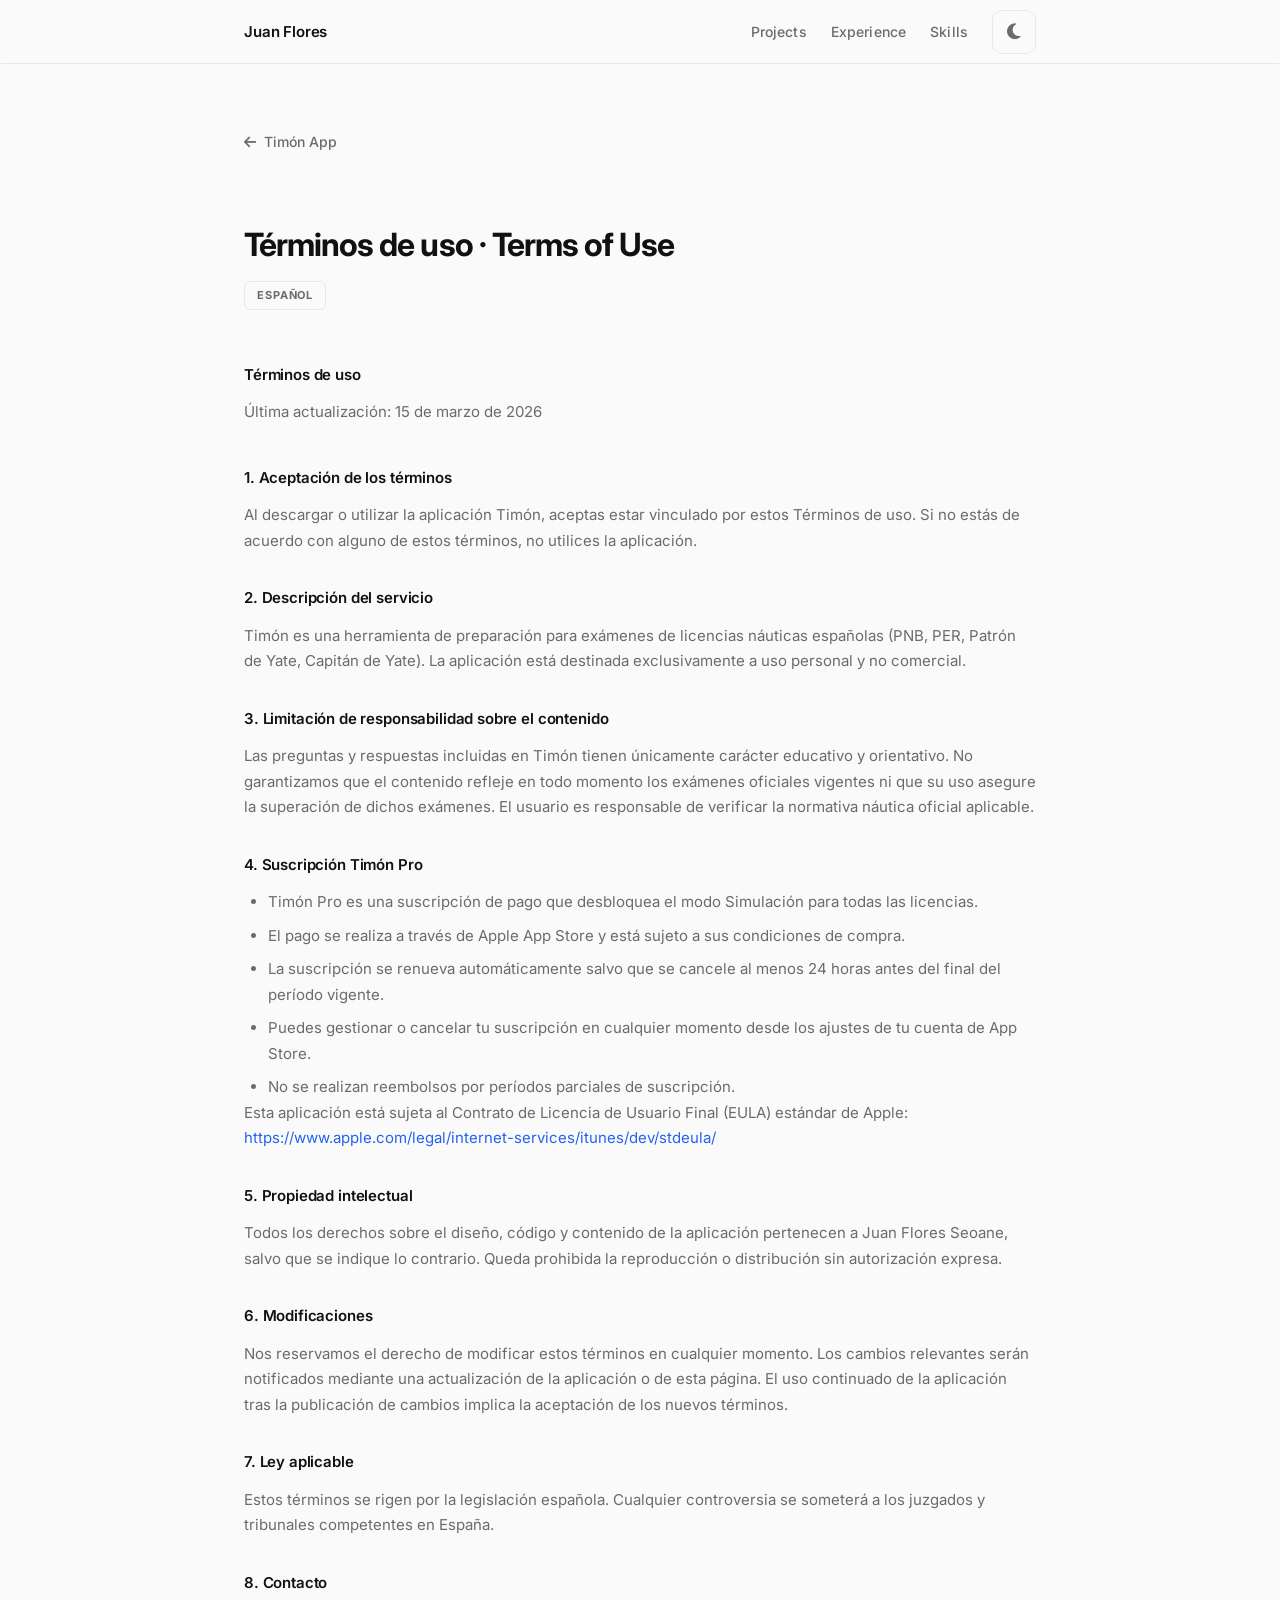
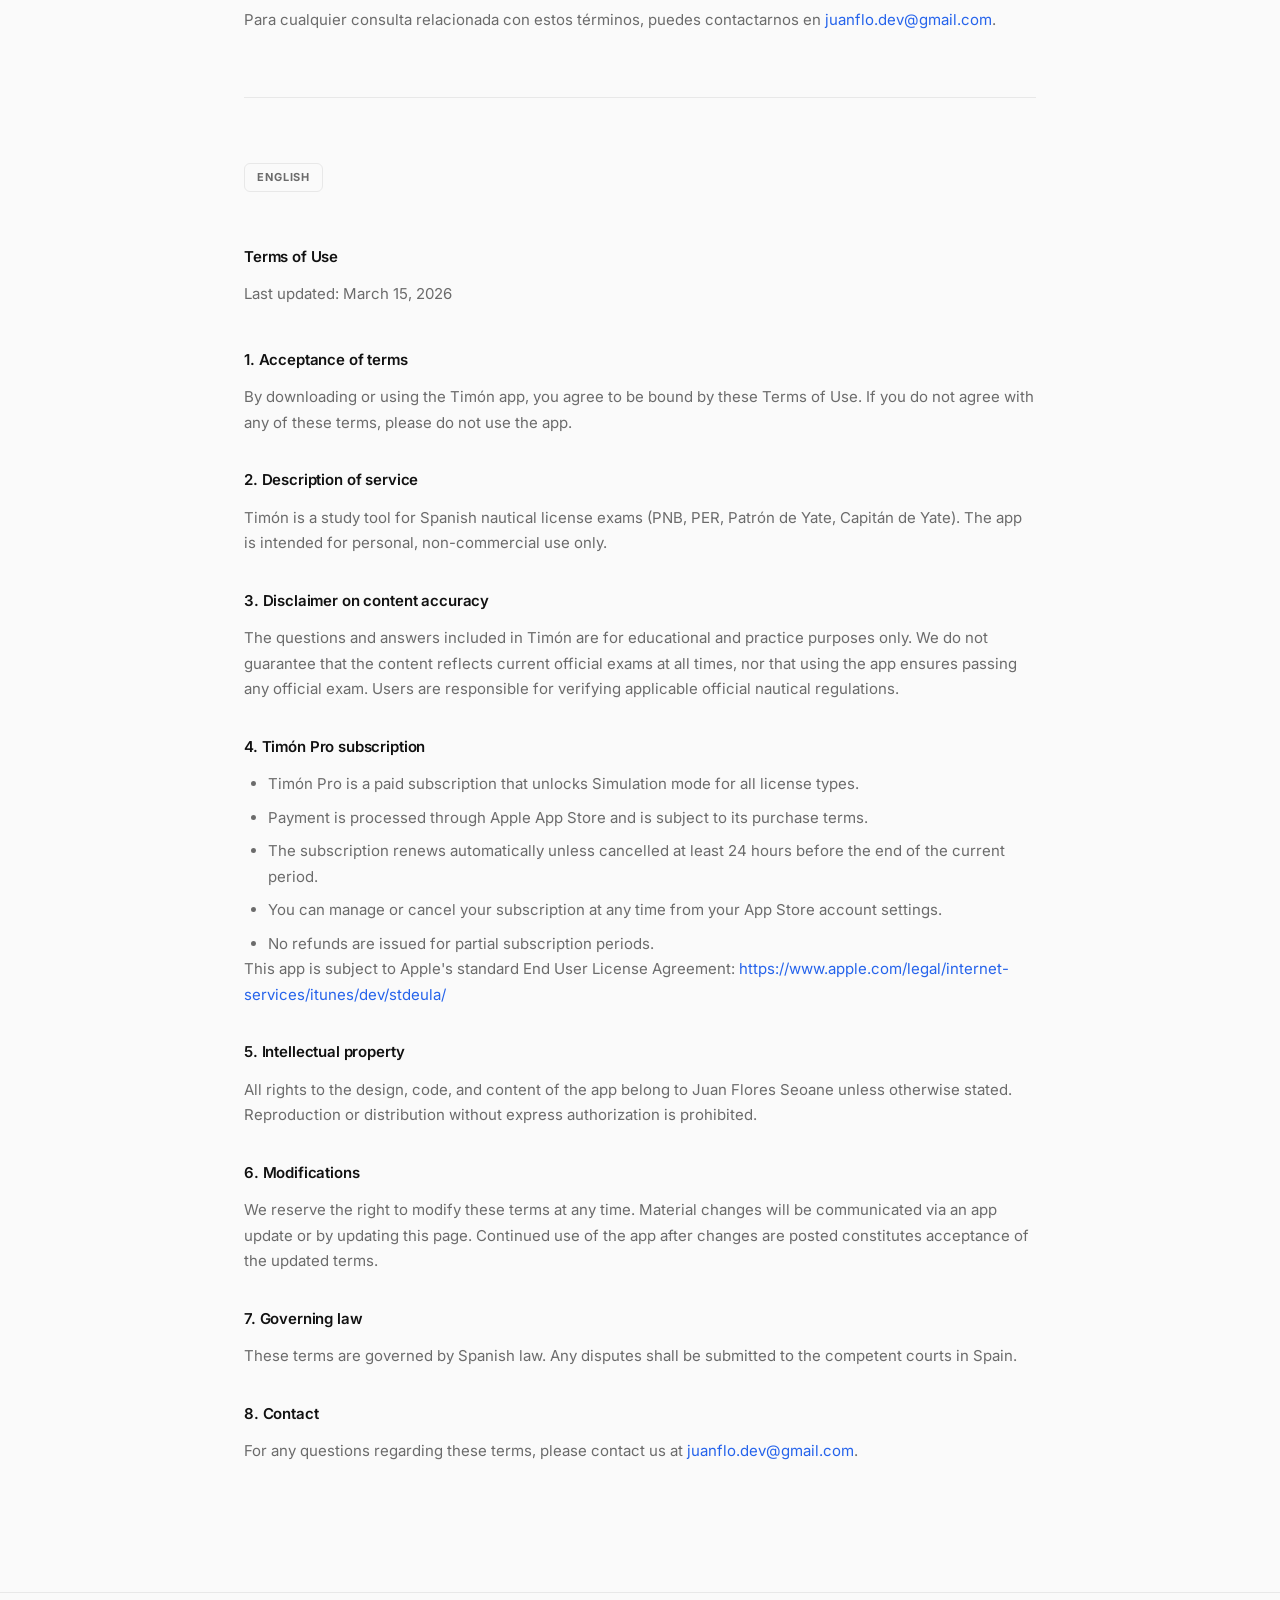
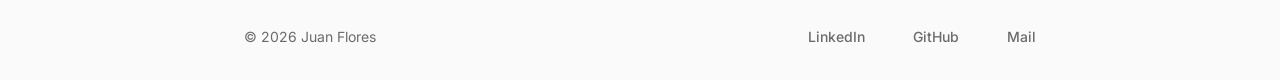
<file: timon-terms.html>
<!DOCTYPE html>
<html lang="es">

<head>
  <meta charset="UTF-8" />
  <meta name="viewport" content="width=device-width, initial-scale=1.0" />
  <title>Términos de uso · Terms of Use — Timón</title>

  <!-- Favicon -->
  <link rel="icon" href="favicon.svg" type="image/svg+xml" />

  <!-- Google Font: Inter -->
  <link rel="preconnect" href="https://fonts.googleapis.com" />
  <link rel="preconnect" href="https://fonts.gstatic.com" crossorigin />
  <link href="https://fonts.googleapis.com/css2?family=Inter:wght@400;500;600;700&display=swap" rel="stylesheet" />

  <!-- Font Awesome -->
  <link rel="stylesheet" href="https://cdnjs.cloudflare.com/ajax/libs/font-awesome/6.5.1/css/all.min.css" />
  <link rel="stylesheet" href="style.css" />
</head>

<body>
  <a href="#main-content" class="skip-link">Skip to content</a>

  <!-- ========== NAVIGATION ========== -->
  <header class="site-header" role="banner">
    <nav class="nav container" aria-label="Primary navigation">
      <a href="index.html" class="nav__logo" aria-label="Juan Flores — home">Juan Flores</a>

      <button class="nav__hamburger" aria-label="Open menu" aria-expanded="false" aria-controls="nav-menu">
        <span></span>
        <span></span>
        <span></span>
      </button>

      <ul class="nav__links" id="nav-menu" role="list">
        <li><a href="index.html#projects" class="nav__link">Projects</a></li>
        <li><a href="index.html#experience" class="nav__link">Experience</a></li>
        <li><a href="index.html#certifications" class="nav__link">Skills</a></li>
        <li>
          <button class="theme-toggle" id="theme-toggle" aria-label="Toggle dark mode">
            <i class="icon icon--sun fa-solid fa-sun" aria-hidden="true"></i>
            <i class="icon icon--moon fa-solid fa-moon" aria-hidden="true"></i>
          </button>
        </li>
      </ul>
    </nav>
  </header>

  <main id="main-content">
    <section class="legal-section">
      <div class="container">

        <div class="legal-back">
          <a href="timon-app.html" class="project__back" aria-label="Back to Timón App">
            <i class="fa-solid fa-arrow-left" aria-hidden="true"></i>
            Timón App
          </a>
        </div>

        <h1 class="legal-title">Términos de uso &middot; Terms of Use</h1>

        <div class="legal-body">

          <!-- SPANISH -->
          <div class="legal-lang">Español</div>
          <h2 class="legal-title">Términos de uso</h2>
          <p class="legal-meta">Última actualización: 15 de marzo de 2026</p>

          <h3>1. Aceptación de los términos</h3>
          <p>
            Al descargar o utilizar la aplicación Timón, aceptas estar vinculado por estos Términos de uso.
            Si no estás de acuerdo con alguno de estos términos, no utilices la aplicación.
          </p>

          <h3>2. Descripción del servicio</h3>
          <p>
            Timón es una herramienta de preparación para exámenes de licencias náuticas españolas
            (PNB, PER, Patrón de Yate, Capitán de Yate). La aplicación está destinada exclusivamente
            a uso personal y no comercial.
          </p>

          <h3>3. Limitación de responsabilidad sobre el contenido</h3>
          <p>
            Las preguntas y respuestas incluidas en Timón tienen únicamente carácter educativo y orientativo.
            No garantizamos que el contenido refleje en todo momento los exámenes oficiales vigentes ni que
            su uso asegure la superación de dichos exámenes. El usuario es responsable de verificar la
            normativa náutica oficial aplicable.
          </p>

          <h3>4. Suscripción Timón Pro</h3>
          <ul>
            <li>Timón Pro es una suscripción de pago que desbloquea el modo Simulación para todas las licencias.</li>
            <li>El pago se realiza a través de Apple App Store y está sujeto a sus condiciones de compra.</li>
            <li>La suscripción se renueva automáticamente salvo que se cancele al menos 24 horas antes del final del período vigente.</li>
            <li>Puedes gestionar o cancelar tu suscripción en cualquier momento desde los ajustes de tu cuenta de App Store.</li>
            <li>No se realizan reembolsos por períodos parciales de suscripción.</li>
          </ul>
          <p>
            Esta aplicación está sujeta al Contrato de Licencia de Usuario Final (EULA) estándar de Apple:
            <a href="https://www.apple.com/legal/internet-services/itunes/dev/stdeula/" target="_blank" rel="noopener noreferrer">https://www.apple.com/legal/internet-services/itunes/dev/stdeula/</a>
          </p>

          <h3>5. Propiedad intelectual</h3>
          <p>
            Todos los derechos sobre el diseño, código y contenido de la aplicación pertenecen a Juan Flores Seoane,
            salvo que se indique lo contrario. Queda prohibida la reproducción o distribución sin autorización expresa.
          </p>

          <h3>6. Modificaciones</h3>
          <p>
            Nos reservamos el derecho de modificar estos términos en cualquier momento.
            Los cambios relevantes serán notificados mediante una actualización de la aplicación o de esta página.
            El uso continuado de la aplicación tras la publicación de cambios implica la aceptación de los nuevos términos.
          </p>

          <h3>7. Ley aplicable</h3>
          <p>
            Estos términos se rigen por la legislación española. Cualquier controversia se someterá a los
            juzgados y tribunales competentes en España.
          </p>

          <h3>8. Contacto</h3>
          <p>
            Para cualquier consulta relacionada con estos términos, puedes contactarnos en
            <a href="mailto:juanflo.dev@gmail.com">juanflo.dev@gmail.com</a>.
          </p>

          <hr class="legal-divider" />

          <!-- ENGLISH -->
          <div class="legal-lang">English</div>
          <h2 class="legal-title">Terms of Use</h2>
          <p class="legal-meta">Last updated: March 15, 2026</p>

          <h3>1. Acceptance of terms</h3>
          <p>
            By downloading or using the Timón app, you agree to be bound by these Terms of Use.
            If you do not agree with any of these terms, please do not use the app.
          </p>

          <h3>2. Description of service</h3>
          <p>
            Timón is a study tool for Spanish nautical license exams
            (PNB, PER, Patrón de Yate, Capitán de Yate). The app is intended for personal,
            non-commercial use only.
          </p>

          <h3>3. Disclaimer on content accuracy</h3>
          <p>
            The questions and answers included in Timón are for educational and practice purposes only.
            We do not guarantee that the content reflects current official exams at all times, nor that
            using the app ensures passing any official exam. Users are responsible for verifying applicable
            official nautical regulations.
          </p>

          <h3>4. Timón Pro subscription</h3>
          <ul>
            <li>Timón Pro is a paid subscription that unlocks Simulation mode for all license types.</li>
            <li>Payment is processed through Apple App Store and is subject to its purchase terms.</li>
            <li>The subscription renews automatically unless cancelled at least 24 hours before the end of the current period.</li>
            <li>You can manage or cancel your subscription at any time from your App Store account settings.</li>
            <li>No refunds are issued for partial subscription periods.</li>
          </ul>
          <p>
            This app is subject to Apple's standard End User License Agreement:
            <a href="https://www.apple.com/legal/internet-services/itunes/dev/stdeula/" target="_blank" rel="noopener noreferrer">https://www.apple.com/legal/internet-services/itunes/dev/stdeula/</a>
          </p>

          <h3>5. Intellectual property</h3>
          <p>
            All rights to the design, code, and content of the app belong to Juan Flores Seoane
            unless otherwise stated. Reproduction or distribution without express authorization is prohibited.
          </p>

          <h3>6. Modifications</h3>
          <p>
            We reserve the right to modify these terms at any time. Material changes will be communicated
            via an app update or by updating this page. Continued use of the app after changes are posted
            constitutes acceptance of the updated terms.
          </p>

          <h3>7. Governing law</h3>
          <p>
            These terms are governed by Spanish law. Any disputes shall be submitted to the competent
            courts in Spain.
          </p>

          <h3>8. Contact</h3>
          <p>
            For any questions regarding these terms, please contact us at
            <a href="mailto:juanflo.dev@gmail.com">juanflo.dev@gmail.com</a>.
          </p>

        </div>
      </div>
    </section>
  </main>

  <!-- ========== FOOTER ========== -->
  <footer class="site-footer" role="contentinfo">
    <div class="container footer__inner">
      <p class="footer__copy">&copy; <span id="year"></span> Juan Flores</p>
      <nav class="footer__links" aria-label="Social links">
        <a href="https://www.linkedin.com/in/jfseoane/" class="footer__link" target="_blank" rel="noopener noreferrer"
          aria-label="Juan Flores on LinkedIn">LinkedIn</a>
        <a href="https://github.com/juanflu" class="footer__link" target="_blank" rel="noopener noreferrer"
          aria-label="Juan Flores on GitHub">GitHub</a>
        <a href="mailto:juanflo.dev@gmail.com" class="footer__link" aria-label="Send email to Juan Flores">Mail</a>
      </nav>
    </div>
  </footer>

  <script src="script.js"></script>
</body>

</html>
</file>
<file: style.css>
/* ============================================================
   style.css — Juan Flores personal website
   Strict minimalism: CSS custom properties, dark mode,
   responsive, single-column narrative flow.
   ============================================================ */

/* ── 1. Custom Properties (Design Tokens) ───────────────── */
:root {
  /* Colors — light mode */
  --color-bg:         #fafafa;
  --color-surface:    #ffffff;
  --color-border:     #e8e8e8;
  --color-text:       #111111;
  --color-text-muted: #6b6b6b;
  --color-accent:     #2563eb;        /* muted blue */
  --color-accent-hover: #1d4ed8;
  --color-tag-bg:     #eef2ff;
  --color-tag-text:   #3730a3;
  --color-badge-bg:   #dcfce7;
  --color-badge-text: #166534;
  --color-timeline-line: #e8e8e8;

  /* Typography */
  --font-sans: 'Inter', system-ui, -apple-system, BlinkMacSystemFont,
               'Segoe UI', Helvetica, Arial, sans-serif;
  --font-size-base: 1rem;       /* 16px */
  --line-height: 1.7;

  /* Spacing scale */
  --space-1:  0.25rem;
  --space-2:  0.5rem;
  --space-3:  0.75rem;
  --space-4:  1rem;
  --space-5:  1.25rem;
  --space-6:  1.5rem;
  --space-8:  2rem;
  --space-10: 2.5rem;
  --space-12: 3rem;
  --space-16: 4rem;
  --space-20: 5rem;
  --space-24: 6rem;

  /* Layout */
  --max-width: 840px;
  --nav-height: 64px;

  /* Radius */
  --radius-sm: 6px;
  --radius-md: 10px;
  --radius-lg: 16px;

  /* Shadows */
  --shadow-sm:  0 1px 3px rgba(0,0,0,.07), 0 1px 2px rgba(0,0,0,.04);
  --shadow-md:  0 4px 12px rgba(0,0,0,.08), 0 2px 4px rgba(0,0,0,.04);

  /* Transitions */
  --transition: 200ms ease;
}

/* Dark mode tokens */
html.dark {
  --color-bg:         #0f0f0f;
  --color-surface:    #1a1a1a;
  --color-border:     #2a2a2a;
  --color-text:       #f0f0f0;
  --color-text-muted: #888888;
  --color-accent:     #60a5fa;
  --color-accent-hover: #93c5fd;
  --color-tag-bg:     #1e2a4a;
  --color-tag-text:   #93c5fd;
  --color-badge-bg:   #14532d;
  --color-badge-text: #86efac;
  --color-timeline-line: #2a2a2a;
  --shadow-sm:  0 1px 3px rgba(0,0,0,.3);
  --shadow-md:  0 4px 12px rgba(0,0,0,.4);
}

/* ── Skip Link ─────────────────────────────────────────── */
.skip-link {
  position: absolute;
  left: -9999px;
  top: var(--space-2);
  z-index: 200;
  padding: var(--space-2) var(--space-4);
  font-size: 0.875rem;
  font-weight: 500;
  background-color: var(--color-accent);
  color: #fff;
  border-radius: var(--radius-sm);
  text-decoration: none;
}

.skip-link:focus-visible {
  left: var(--space-4);
  color: #fff;
}

/* ── 2. Reset & Base ────────────────────────────────────── */
*, *::before, *::after {
  box-sizing: border-box;
  margin: 0;
  padding: 0;
}

html {
  scroll-behavior: smooth;
  scroll-padding-top: var(--nav-height);
  font-size: 16px;
  -webkit-text-size-adjust: 100%;
}

body {
  font-family: var(--font-sans);
  font-size: var(--font-size-base);
  line-height: var(--line-height);
  background-color: var(--color-bg);
  color: var(--color-text);
  transition: background-color var(--transition), color var(--transition);
  -webkit-font-smoothing: antialiased;
  -moz-osx-font-smoothing: grayscale;
}

img, svg { display: block; max-width: 100%; }

a {
  color: var(--color-accent);
  text-decoration: none;
  transition: color var(--transition);
}

a:hover { color: var(--color-accent-hover); }

a:focus-visible,
button:focus-visible {
  outline: 2px solid var(--color-accent);
  outline-offset: 3px;
  border-radius: var(--radius-sm);
}

ul, ol { list-style: none; }

/* ── 3. Layout Utilities ────────────────────────────────── */
.container {
  max-width: var(--max-width);
  margin-inline: auto;
  padding-inline: var(--space-6);
}

/* ── 4. Navigation ──────────────────────────────────────── */
.site-header {
  position: sticky;
  top: 0;
  z-index: 100;
  height: var(--nav-height);
  display: flex;
  align-items: center;
  background-color: var(--color-bg);
  border-bottom: 1px solid var(--color-border);
  transition: background-color var(--transition), border-color var(--transition);
}

/* Backdrop blur via pseudo-element so it doesn't create a stacking context
   that would trap position:fixed children (the mobile menu) */
.site-header::before {
  content: '';
  position: absolute;
  inset: 0;
  backdrop-filter: blur(8px);
  -webkit-backdrop-filter: blur(8px);
  z-index: -1;
  pointer-events: none;
}

.nav {
  display: flex;
  align-items: center;
  justify-content: space-between;
  width: 100%;
}

.nav__logo {
  font-size: 0.9375rem;
  font-weight: 600;
  color: var(--color-text);
  letter-spacing: -0.01em;
  transition: color var(--transition);
}

.nav__logo:hover {
  color: var(--color-accent);
}

.nav__links {
  display: flex;
  align-items: center;
  gap: var(--space-6);
}

.nav__link {
  font-size: 0.875rem;
  font-weight: 500;
  color: var(--color-text-muted);
  transition: color var(--transition);
  letter-spacing: 0.01em;
}

.nav__link:hover {
  color: var(--color-text);
}

/* Theme toggle button */
.theme-toggle {
  display: flex;
  align-items: center;
  justify-content: center;
  width: 44px;
  height: 44px;
  border: 1px solid var(--color-border);
  border-radius: var(--radius-md);
  background: transparent;
  color: var(--color-text-muted);
  cursor: pointer;
  transition: color var(--transition), border-color var(--transition),
              background-color var(--transition);
}

.theme-toggle:hover {
  color: var(--color-text);
  background-color: var(--color-surface);
}

/* Show moon in light mode (click to go dark), sun in dark mode (click to go light) */
.icon--moon { display: block; }
.icon--sun  { display: none; }

html.dark .icon--moon { display: none; }
html.dark .icon--sun  { display: block; }

/* Font Awesome icon sizing */
.theme-toggle i[class*="fa-"] {
  font-size: 1.125rem; /* 18px — matches previous SVG size */
}

.btn i[class*="fa-"] {
  font-size: 1rem; /* 16px — matches previous SVG size */
}

/* Hamburger — hidden on desktop */
.nav__hamburger {
  display: none;
  flex-direction: column;
  justify-content: center;
  gap: var(--space-2);
  width: 44px;
  height: 44px;
  background: transparent;
  border: none;
  cursor: pointer;
  padding: var(--space-2);
}

.nav__hamburger span {
  display: block;
  width: 22px;
  height: 2px;
  background-color: var(--color-text);
  border-radius: 2px;
  transition: transform var(--transition), opacity var(--transition);
}

/* Hamburger open state */
.nav__hamburger[aria-expanded="true"] span:nth-child(1) {
  transform: translateY(10px) rotate(45deg);
}
.nav__hamburger[aria-expanded="true"] span:nth-child(2) {
  opacity: 0;
}
.nav__hamburger[aria-expanded="true"] span:nth-child(3) {
  transform: translateY(-10px) rotate(-45deg);
}

/* ── 5. Sections ────────────────────────────────────────── */
.section {
  padding-block: var(--space-20);
  border-top: 1px solid var(--color-border);
}

.section__title {
  font-size: clamp(1.5rem, 4vw, 2rem);
  font-weight: 700;
  letter-spacing: -0.03em;
  color: var(--color-text);
  margin-bottom: var(--space-4);
}

.section__subtitle {
  font-size: 1rem;
  color: var(--color-text-muted);
  margin-bottom: var(--space-10);
}

/* ── 6. Hero Section ────────────────────────────────────── */
.hero {
  padding-block: var(--space-24) var(--space-20);
}

.hero__eyebrow {
  font-size: 0.8125rem;
  font-weight: 500;
  letter-spacing: 0.08em;
  text-transform: uppercase;
  color: var(--color-text-muted);
  margin-bottom: var(--space-4);
}

.hero__name {
  font-size: clamp(2.5rem, 8vw, 4rem);
  font-weight: 700;
  letter-spacing: -0.04em;
  line-height: 1.05;
  color: var(--color-text);
  margin-bottom: var(--space-3);
}

.hero__title {
  font-size: clamp(1rem, 3vw, 1.25rem);
  font-weight: 400;
  color: var(--color-text-muted);
  margin-bottom: var(--space-6);
}

.hero__bio {
  font-size: 1.0625rem;
  color: var(--color-text-muted);
  max-width: 600px;
  margin-bottom: var(--space-8);
}

.hero__bio strong {
  color: var(--color-text);
  font-weight: 600;
}

.hero__links {
  display: flex;
  gap: var(--space-3);
  flex-wrap: wrap;
}

/* ── 7. Buttons ─────────────────────────────────────────── */
.btn {
  display: inline-flex;
  align-items: center;
  gap: var(--space-2);
  padding: var(--space-3) var(--space-5);
  font-family: var(--font-sans);
  font-size: 0.875rem;
  font-weight: 500;
  border-radius: var(--radius-md);
  cursor: pointer;
  transition: background-color var(--transition), color var(--transition),
              border-color var(--transition), box-shadow var(--transition);
  text-decoration: none;
  white-space: nowrap;
  border: 1px solid transparent;
}

.btn--outline {
  color: var(--color-text);
  border-color: var(--color-border);
  background: transparent;
}

.btn--outline:hover {
  background-color: var(--color-surface);
  border-color: var(--color-text-muted);
  color: var(--color-text);
  box-shadow: var(--shadow-sm);
}

.btn--ghost {
  color: var(--color-accent);
  background: transparent;
  border: none;
  padding-inline: 0;
}

.btn--ghost:hover {
  color: var(--color-accent-hover);
}

.btn--sm {
  font-size: 0.8125rem;
  padding: var(--space-2) var(--space-3);
}

/* ── 8. Projects Grid ───────────────────────────────────── */
.projects-grid {
  display: grid;
  grid-template-columns: repeat(2, 1fr);
  gap: var(--space-5);
}

/* Card */
.card {
  position: relative;
  background-color: var(--color-surface);
  border: 1px solid var(--color-border);
  border-radius: var(--radius-lg);
  display: flex;
  flex-direction: column;
  transition: border-color var(--transition), box-shadow var(--transition),
              transform var(--transition);
}

.card__link::after {
  content: "";
  position: absolute;
  inset: 0;
  z-index: 1;
}

.card:hover {
  border-color: var(--color-text-muted);
  box-shadow: var(--shadow-md);
  transform: translateY(-2px);
}

.card__body {
  padding: var(--space-6);
  flex: 1;
}

.card__title {
  font-size: 1rem;
  font-weight: 600;
  color: var(--color-text);
  margin-bottom: var(--space-3);
  letter-spacing: -0.01em;
}

.card__desc {
  font-size: 0.9rem;
  color: var(--color-text-muted);
  line-height: 1.6;
  margin-bottom: var(--space-4);
}

.card__footer {
  padding: var(--space-4) var(--space-6);
  border-top: 1px solid var(--color-border);
}

/* Tags */
.tags {
  display: flex;
  flex-wrap: wrap;
  gap: var(--space-2);
}

.tag {
  display: inline-block;
  padding: var(--space-1) var(--space-3);
  font-size: 0.75rem;
  font-weight: 500;
  background-color: var(--color-tag-bg);
  color: var(--color-tag-text);
  border-radius: 999px;
  letter-spacing: 0.01em;
}

/* ── 9. Timeline ────────────────────────────────────────── */
.timeline {
  position: relative;
  padding-left: var(--space-6);
}

/* Vertical line */
.timeline::before {
  content: '';
  position: absolute;
  left: calc(var(--space-6) - 1px);
  top: var(--space-3);
  bottom: var(--space-3);
  width: 1px;
  background-color: var(--color-timeline-line);
  transform: translateX(-50%);
}

.timeline__item {
  position: relative;
  padding-left: var(--space-8);
  padding-bottom: var(--space-10);
}

.timeline__item:last-child {
  padding-bottom: 0;
}

/* Dot marker */
.timeline__marker {
  position: absolute;
  left: 0;
  top: var(--space-3);
  width: 10px;
  height: 10px;
  border-radius: 50%;
  background-color: var(--color-accent);
  border: 2px solid var(--color-bg);
  box-shadow: 0 0 0 2px var(--color-accent);
  transform: translateX(-50%);
  transition: background-color var(--transition), box-shadow var(--transition);
}

.timeline__item:not(:first-child) .timeline__marker {
  background-color: var(--color-border);
  box-shadow: 0 0 0 2px var(--color-border);
}

.timeline__header {
  display: flex;
  align-items: center;
  gap: var(--space-3);
  flex-wrap: wrap;
  margin-bottom: var(--space-1);
}

.timeline__role {
  font-size: 1rem;
  font-weight: 600;
  color: var(--color-text);
  letter-spacing: -0.01em;
}

.timeline__badge {
  display: inline-block;
  padding: var(--space-1) var(--space-3);
  font-size: 0.6875rem;
  font-weight: 600;
  text-transform: uppercase;
  letter-spacing: 0.06em;
  background-color: var(--color-badge-bg);
  color: var(--color-badge-text);
  border-radius: 999px;
}

.timeline__company {
  font-size: 0.9375rem;
  font-weight: 500;
  color: var(--color-text-muted);
  margin-bottom: var(--space-1);
}

.timeline__period {
  display: block;
  font-size: 0.8125rem;
  color: var(--color-text-muted);
  margin-bottom: var(--space-3);
}

.timeline__desc {
  font-size: 0.9375rem;
  color: var(--color-text-muted);
  line-height: 1.65;
  max-width: 560px;
}

/* ── 10. Certifications ─────────────────────────────────── */
.certs-grid {
  display: grid;
  grid-template-columns: 1fr 280px;
  gap: var(--space-12);
  align-items: start;
}

.certs__subtitle {
  font-size: 0.8125rem;
  font-weight: 600;
  text-transform: uppercase;
  letter-spacing: 0.08em;
  color: var(--color-text-muted);
  margin-bottom: var(--space-5);
}

/* Cert list */
.certs-list {
  display: flex;
  flex-direction: column;
  gap: 0;
}

.cert-item {
  display: flex;
  align-items: baseline;
  justify-content: space-between;
  gap: var(--space-4);
  padding-block: var(--space-4);
  border-bottom: 1px solid var(--color-border);
}

.cert-item:first-child {
  border-top: 1px solid var(--color-border);
}

.cert-item__info {
  display: flex;
  flex-direction: column;
  gap: var(--space-1);
  min-width: 0;
}

.cert-item__name {
  font-size: 0.9rem;
  font-weight: 500;
  color: var(--color-text);
  line-height: 1.4;
}

.cert-item__issuer {
  font-size: 0.8125rem;
  color: var(--color-text-muted);
}

.cert-item__date {
  font-size: 0.8125rem;
  color: var(--color-text-muted);
  white-space: nowrap;
  flex-shrink: 0;
}

/* Language list */
.lang-list {
  display: flex;
  flex-direction: column;
  gap: 0;
}

.lang-item {
  display: flex;
  justify-content: space-between;
  align-items: baseline;
  padding-block: var(--space-3);
  border-bottom: 1px solid var(--color-border);
}

.lang-item:first-child {
  border-top: 1px solid var(--color-border);
}

.lang-item__name {
  font-size: 0.9rem;
  font-weight: 500;
  color: var(--color-text);
}

.lang-item__level {
  font-size: 0.8125rem;
  color: var(--color-text-muted);
}

/* ── 11. Footer ─────────────────────────────────────────── */
.site-footer {
  margin-top: var(--space-16);
  padding-block: var(--space-8);
  border-top: 1px solid var(--color-border);
}

.footer__inner {
  display: flex;
  align-items: center;
  justify-content: space-between;
  gap: var(--space-4);
}

.footer__copy {
  font-size: 0.875rem;
  color: var(--color-text-muted);
}

.footer__links {
  display: flex;
  gap: var(--space-12);
}

.footer__link {
  font-size: 0.875rem;
  font-weight: 500;
  color: var(--color-text-muted);
  transition: color var(--transition);
}

.footer__link:hover {
  color: var(--color-text);
}

/* ── 12. Project Page ───────────────────────────────────── */
.project__back {
  display: inline-flex;
  align-items: center;
  gap: var(--space-2);
  font-size: 0.875rem;
  font-weight: 500;
  color: var(--color-text-muted);
  margin-bottom: var(--space-6);
  transition: color var(--transition);
}

.project__back:hover {
  color: var(--color-text);
}

.project__back i {
  font-size: 0.875rem;
}

.hero__meta {
  display: flex;
  align-items: center;
  flex-wrap: wrap;
  gap: var(--space-4);
  margin-top: var(--space-6);
}

.hero__tags {
  margin: 0;
}

.project__prose {
  display: flex;
  flex-direction: column;
  gap: var(--space-4);
  max-width: 640px;
  font-size: 1.0625rem;
  color: var(--color-text-muted);
  line-height: var(--line-height);
}

.project__prose strong {
  color: var(--color-text);
  font-weight: 600;
}

.project__features {
  display: flex;
  flex-direction: column;
  gap: 0;
  max-width: 640px;
}

.project__feature {
  display: flex;
  gap: var(--space-5);
  align-items: flex-start;
  padding-block: var(--space-5);
  border-bottom: 1px solid var(--color-border);
}

.project__feature:first-child {
  border-top: 1px solid var(--color-border);
}

.project__feature-icon {
  flex-shrink: 0;
  width: 36px;
  height: 36px;
  display: flex;
  align-items: center;
  justify-content: center;
  background-color: var(--color-tag-bg);
  color: var(--color-accent);
  border-radius: var(--radius-md);
  font-size: 1rem;
  margin-top: 2px;
}

.project__feature strong {
  display: block;
  font-size: 0.9375rem;
  font-weight: 600;
  color: var(--color-text);
  margin-bottom: var(--space-1);
  letter-spacing: -0.01em;
}

.project__feature p {
  font-size: 0.9rem;
  color: var(--color-text-muted);
  line-height: 1.6;
}

.project__stack {
  max-width: 560px;
}

.project__stack-row {
  display: flex;
  gap: var(--space-6);
  padding-block: var(--space-4);
  border-bottom: 1px solid var(--color-border);
}

.project__stack-row:first-child {
  border-top: 1px solid var(--color-border);
}

.project__stack-row dt {
  flex: 0 0 120px;
  font-size: 0.8125rem;
  font-weight: 600;
  text-transform: uppercase;
  letter-spacing: 0.06em;
  color: var(--color-text-muted);
  padding-top: 2px;
}

.project__stack-row dd {
  font-size: 0.9375rem;
  color: var(--color-text);
  line-height: 1.5;
}

/* ── 13. Scroll Animations ─────────────────────────────── */
.fade-in {
  opacity: 0;
  transform: translateY(16px);
  transition: opacity 0.55s ease, transform 0.55s ease;
}

.fade-in.is-visible {
  opacity: 1;
  transform: translateY(0);
}

/* Stagger children within grids */
.projects-grid .fade-in:nth-child(2) { transition-delay: 80ms; }
.projects-grid .fade-in:nth-child(3) { transition-delay: 160ms; }
.timeline .fade-in:nth-child(2) { transition-delay: 80ms; }
.timeline .fade-in:nth-child(3) { transition-delay: 160ms; }

/* ── 14. Legal Pages ───────────────────────────────────── */
.legal-section {
  padding-block: var(--space-16);
}

.legal-back {
  margin-bottom: var(--space-10);
}

.legal-lang {
  display: inline-block;
  font-size: 0.6875rem;
  font-weight: 700;
  letter-spacing: 0.08em;
  text-transform: uppercase;
  color: var(--color-text-muted);
  border: 1px solid var(--color-border);
  border-radius: var(--radius-sm);
  padding: var(--space-1) var(--space-3);
  margin-bottom: var(--space-5);
}

.legal-title {
  font-size: clamp(1.5rem, 4vw, 2rem);
  font-weight: 700;
  letter-spacing: -0.03em;
  color: var(--color-text);
  margin-bottom: var(--space-2);
}

.legal-meta {
  font-size: 0.8125rem;
  color: var(--color-text-muted);
  margin-bottom: var(--space-10);
}

.legal-body h2,
.legal-body h3 {
  font-size: 0.9375rem;
  font-weight: 600;
  color: var(--color-text);
  margin-top: var(--space-8);
  margin-bottom: var(--space-3);
  letter-spacing: -0.01em;
}

.legal-body p,
.legal-body li {
  font-size: 0.9375rem;
  color: var(--color-text-muted);
  line-height: var(--line-height);
}

.legal-body ul {
  list-style: disc;
  padding-left: var(--space-6);
  display: flex;
  flex-direction: column;
  gap: var(--space-2);
  margin-top: var(--space-2);
}

.legal-body strong {
  color: var(--color-text);
  font-weight: 600;
}

.legal-divider {
  border: none;
  border-top: 1px solid var(--color-border);
  margin: var(--space-16) 0;
}

/* ── 15. Responsive ─────────────────────────────────────── */
@media (max-width: 720px) {
  /* Nav: show hamburger, hide links by default */
  .nav__hamburger {
    display: flex;
  }

  .nav__links {
    display: none;
    position: fixed;
    inset: var(--nav-height) 0 0 0;
    flex-direction: column;
    align-items: flex-start;
    gap: 0;
    background-color: var(--color-bg);
    padding: var(--space-6);
    border-top: 1px solid var(--color-border);
    z-index: 99;
  }

  .nav__links.is-open {
    display: flex;
  }

  .nav__links li {
    width: 100%;
    border-bottom: 1px solid var(--color-border);
  }

  .nav__link {
    display: block;
    padding-block: var(--space-4);
    font-size: 1rem;
    color: var(--color-text);
  }

  .nav__links li:last-child {
    border: none;
    padding-top: var(--space-4);
  }

  /* Hero */
  .hero {
    padding-block: var(--space-16) var(--space-12);
  }

  /* Sections */
  .section {
    padding-block: var(--space-12);
  }

  /* Projects: single column */
  .projects-grid {
    grid-template-columns: 1fr;
  }

  /* Certs: single column */
  .certs-grid {
    grid-template-columns: 1fr;
    gap: var(--space-10);
  }

  /* Timeline */
  .timeline {
    padding-left: var(--space-5);
  }

  /* Footer */
  .footer__inner {
    flex-direction: column;
    align-items: flex-start;
    gap: var(--space-2);
  }
}

@media (max-width: 480px) {
  .container {
    padding-inline: var(--space-5);
  }

  .hero__name {
    font-size: 2.5rem;
  }

  .hero__links {
    flex-direction: column;
    align-items: flex-start;
  }
}

/* ── 16. Reduced Motion ────────────────────────────────── */
@media (prefers-reduced-motion: reduce) {
  .fade-in {
    opacity: 1;
    transform: none;
    transition: none;
  }
}

/* ── 17. Print ──────────────────────────────────────────── */
@media print {
  .site-header, .theme-toggle { display: none; }
  .fade-in { opacity: 1; transform: none; }
  body { background: white; color: black; }
}
</file>
